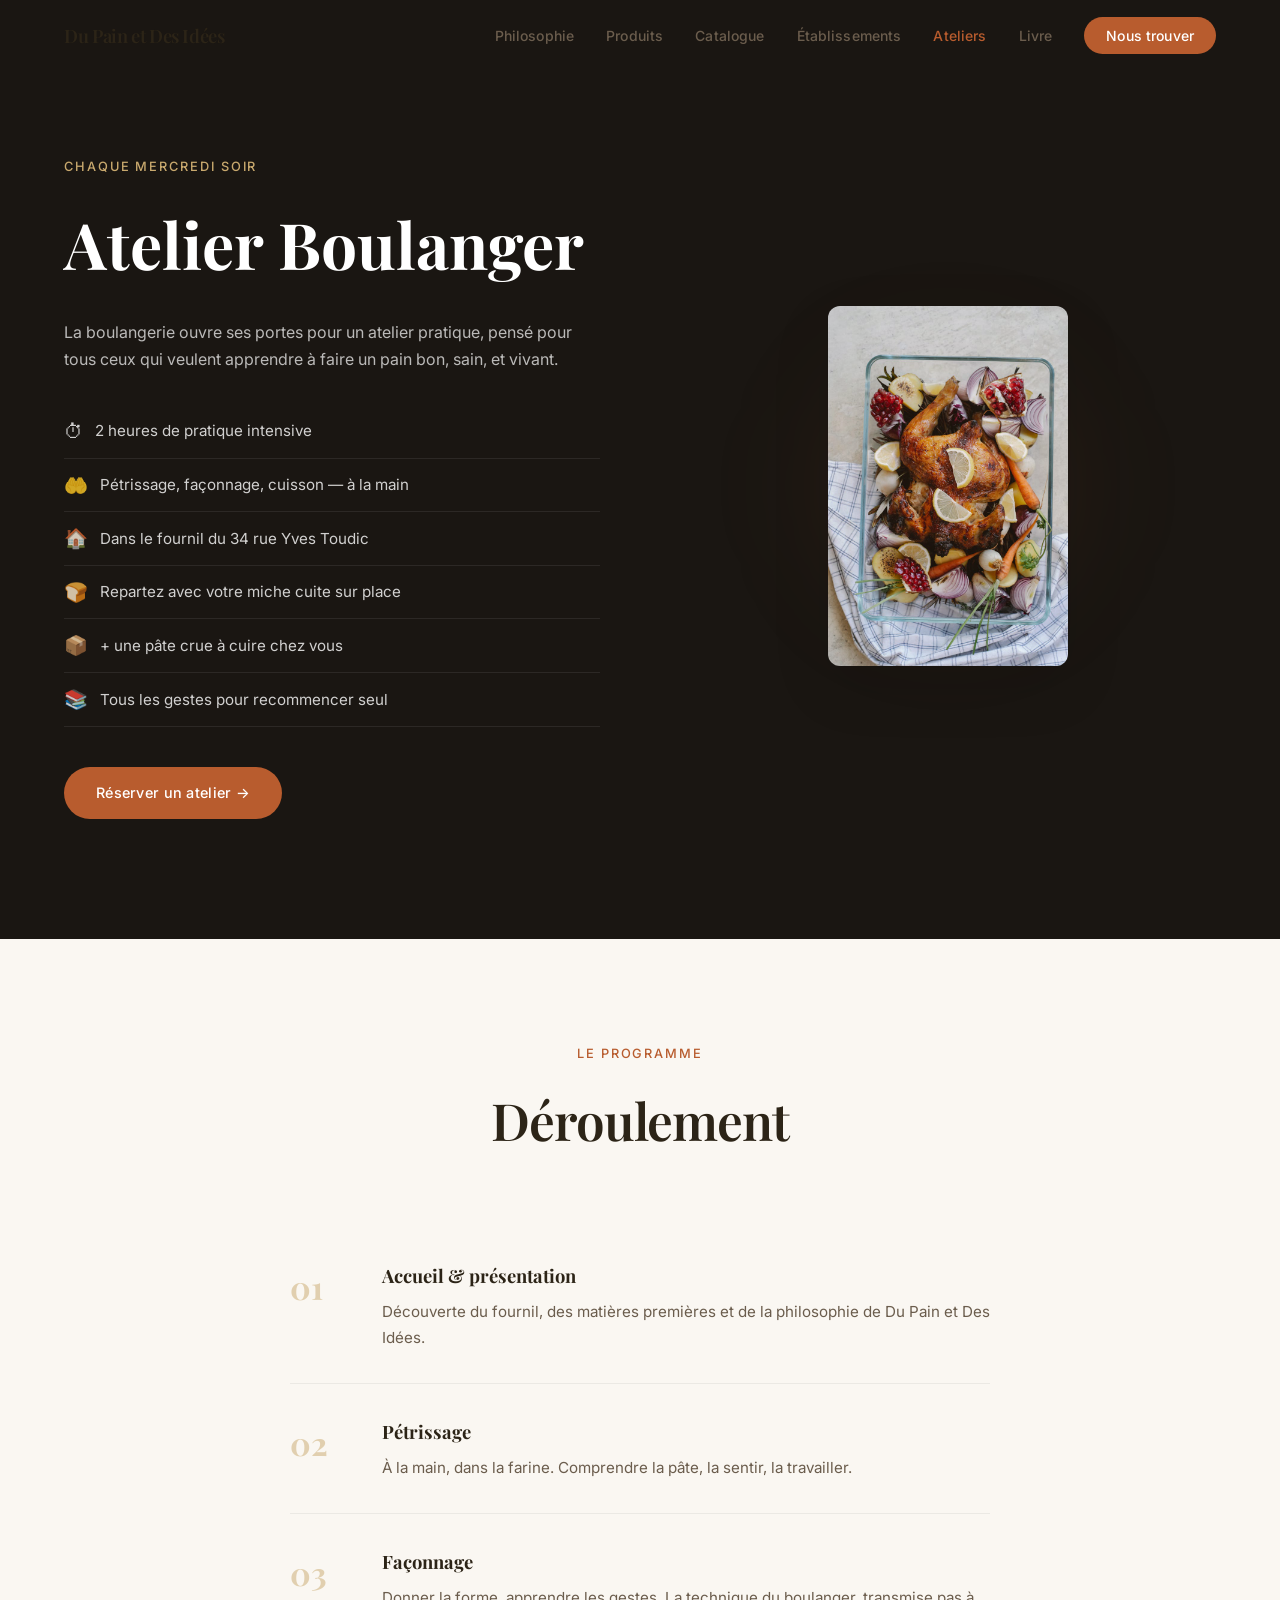
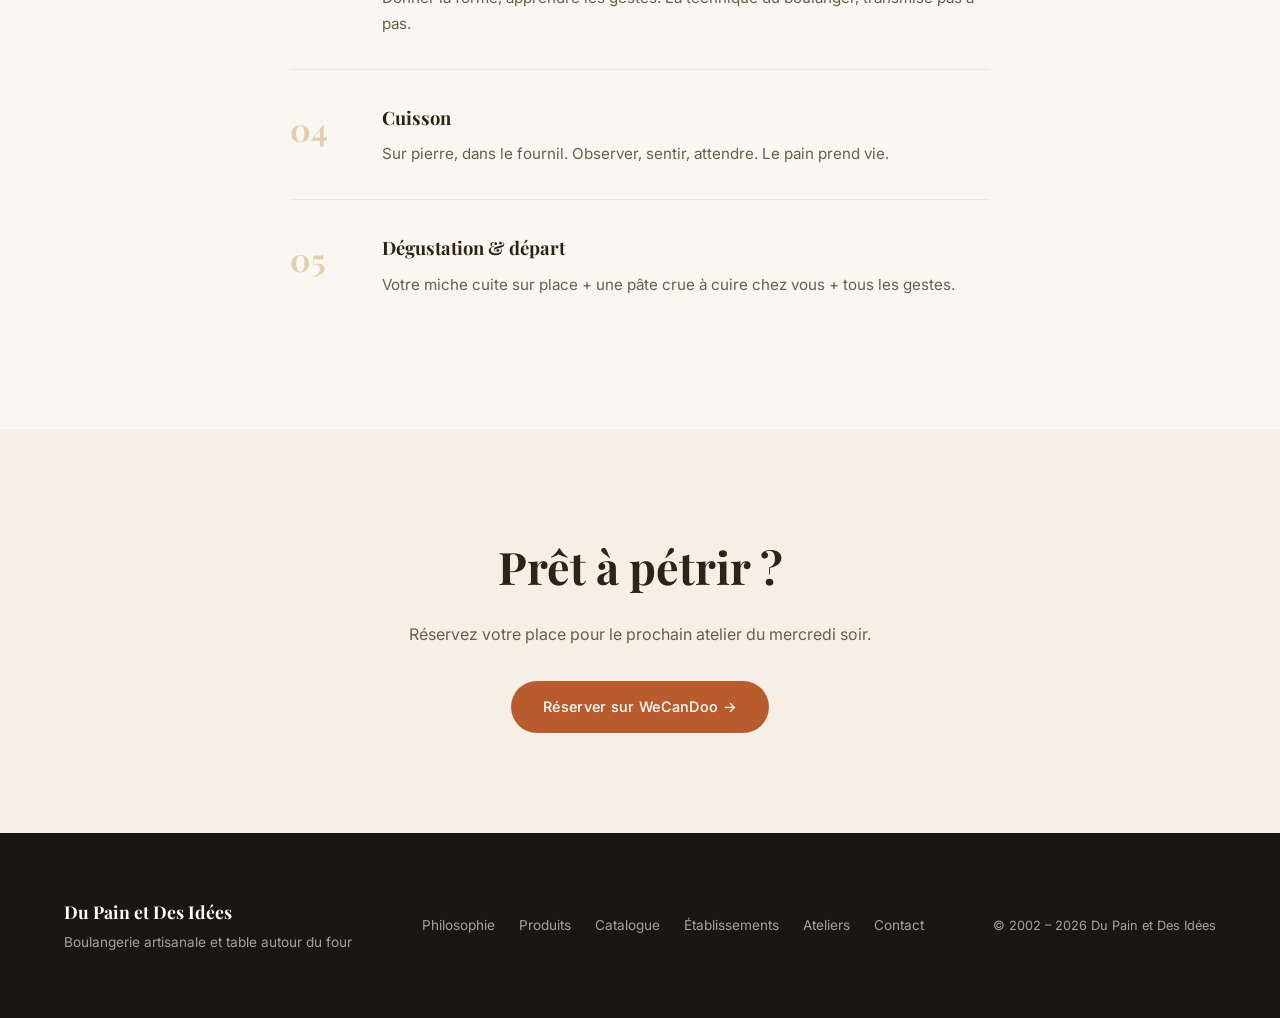
<file: atelier.html>
<!DOCTYPE html>
<html lang="fr">
<head>
  <meta charset="UTF-8">
  <meta name="viewport" content="width=device-width, initial-scale=1.0">
  <title>Ateliers — Du Pain et Des Idées</title>
  <meta name="description" content="Atelier boulanger chaque mercredi soir au 34 rue Yves Toudic, Paris 10e. Apprenez à faire du pain à la main.">
  <link rel="preconnect" href="https://fonts.googleapis.com">
  <link rel="preconnect" href="https://fonts.gstatic.com" crossorigin>
  <link href="https://fonts.googleapis.com/css2?family=Playfair+Display:ital,wght@0,400;0,600;0,700;1,400&family=Inter:wght@300;400;500;600&display=swap" rel="stylesheet">
  <link rel="stylesheet" href="css/style.css">
</head>
<body>

  <div class="loader" id="loader">
    <div class="loader-inner"><div class="loader-wheat">🌾</div><p>Du Pain et Des Idées</p></div>
  </div>

  <nav class="nav scrolled" id="nav">
    <div class="nav-inner">
      <a href="index.html" class="nav-logo">Du Pain et Des Idées</a>
      <button class="nav-toggle" id="navToggle" aria-label="Menu"><span></span><span></span><span></span></button>
      <ul class="nav-links" id="navLinks">
        <li><a href="philosophie.html">Philosophie</a></li>
        <li><a href="produits.html">Produits</a></li>
        <li><a href="catalogue.html">Catalogue</a></li>
        <li><a href="etablissements.html">Établissements</a></li>
        <li><a href="atelier.html" class="active">Ateliers</a></li>
        <li><a href="livre.html">Livre</a></li>
        <li><a href="contact.html" class="nav-cta">Nous trouver</a></li>
      </ul>
    </div>
  </nav>

  <section class="atelier-hero">
    <div class="container">
      <div class="atelier-grid">
        <div class="atelier-text reveal-left">
          <span class="section-tag" style="color:var(--c-gold)">Chaque mercredi soir</span>
          <h1>Atelier Boulanger</h1>
          <p>La boulangerie ouvre ses portes pour un atelier pratique, pensé pour tous ceux qui veulent apprendre à faire un pain bon, sain, et vivant.</p>
          <ul class="atelier-features">
            <li><span>⏱</span> 2 heures de pratique intensive</li>
            <li><span>🤲</span> Pétrissage, façonnage, cuisson — à la main</li>
            <li><span>🏠</span> Dans le fournil du 34 rue Yves Toudic</li>
            <li><span>🍞</span> Repartez avec votre miche cuite sur place</li>
            <li><span>📦</span> + une pâte crue à cuire chez vous</li>
            <li><span>📚</span> Tous les gestes pour recommencer seul</li>
          </ul>
          <a href="https://wecandoo.fr/atelier/paris-christophe-pain-boulanger" class="btn btn-primary" target="_blank" rel="noopener">Réserver un atelier →</a>
        </div>
        <div class="atelier-visual reveal-right">
          <div class="atelier-glow"></div>
          <div class="etab-detail-img" style="border-radius:12px;overflow:hidden;max-width:380px">
            <img src="assets/images/mains-petrissage.jpg" alt="Atelier boulanger — Pétrissage à la main" loading="lazy">
          </div>
        </div>
      </div>
    </div>
  </section>

  <section class="page-section">
    <div class="container">
      <div class="section-header reveal">
        <span class="section-tag">Le programme</span>
        <h2>Déroulement</h2>
      </div>
      <div class="timeline">
        <div class="timeline-item reveal-left">
          <div class="timeline-marker">01</div>
          <div class="timeline-content">
            <h3>Accueil & présentation</h3>
            <p>Découverte du fournil, des matières premières et de la philosophie de Du Pain et Des Idées.</p>
          </div>
        </div>
        <div class="timeline-item reveal-right">
          <div class="timeline-marker">02</div>
          <div class="timeline-content">
            <h3>Pétrissage</h3>
            <p>À la main, dans la farine. Comprendre la pâte, la sentir, la travailler.</p>
          </div>
        </div>
        <div class="timeline-item reveal-left">
          <div class="timeline-marker">03</div>
          <div class="timeline-content">
            <h3>Façonnage</h3>
            <p>Donner la forme, apprendre les gestes. La technique du boulanger, transmise pas à pas.</p>
          </div>
        </div>
        <div class="timeline-item reveal-right">
          <div class="timeline-marker">04</div>
          <div class="timeline-content">
            <h3>Cuisson</h3>
            <p>Sur pierre, dans le fournil. Observer, sentir, attendre. Le pain prend vie.</p>
          </div>
        </div>
        <div class="timeline-item reveal-left">
          <div class="timeline-marker">05</div>
          <div class="timeline-content">
            <h3>Dégustation & départ</h3>
            <p>Votre miche cuite sur place + une pâte crue à cuire chez vous + tous les gestes.</p>
          </div>
        </div>
      </div>
    </div>
  </section>

  <section class="atelier-cta">
    <div class="container">
      <div class="atelier-cta-inner reveal">
        <h2>Prêt à pétrir ?</h2>
        <p>Réservez votre place pour le prochain atelier du mercredi soir.</p>
        <a href="https://wecandoo.fr/atelier/paris-christophe-pain-boulanger" class="btn btn-primary" target="_blank" rel="noopener">Réserver sur WeCanDoo →</a>
      </div>
    </div>
  </section>

  <footer class="footer">
    <div class="container">
      <div class="footer-inner">
        <div class="footer-brand"><h3>Du Pain et Des Idées</h3><p>Boulangerie artisanale et table autour du four</p></div>
        <div class="footer-links">
          <a href="philosophie.html">Philosophie</a><a href="produits.html">Produits</a><a href="catalogue.html">Catalogue</a><a href="etablissements.html">Établissements</a><a href="atelier.html">Ateliers</a><a href="contact.html">Contact</a>
        </div>
        <div class="footer-copy"><p>© 2002 – 2026 Du Pain et Des Idées</p></div>
      </div>
    </div>
  </footer>

  <script src="js/main.js"></script>
</body>
</html>
</file>
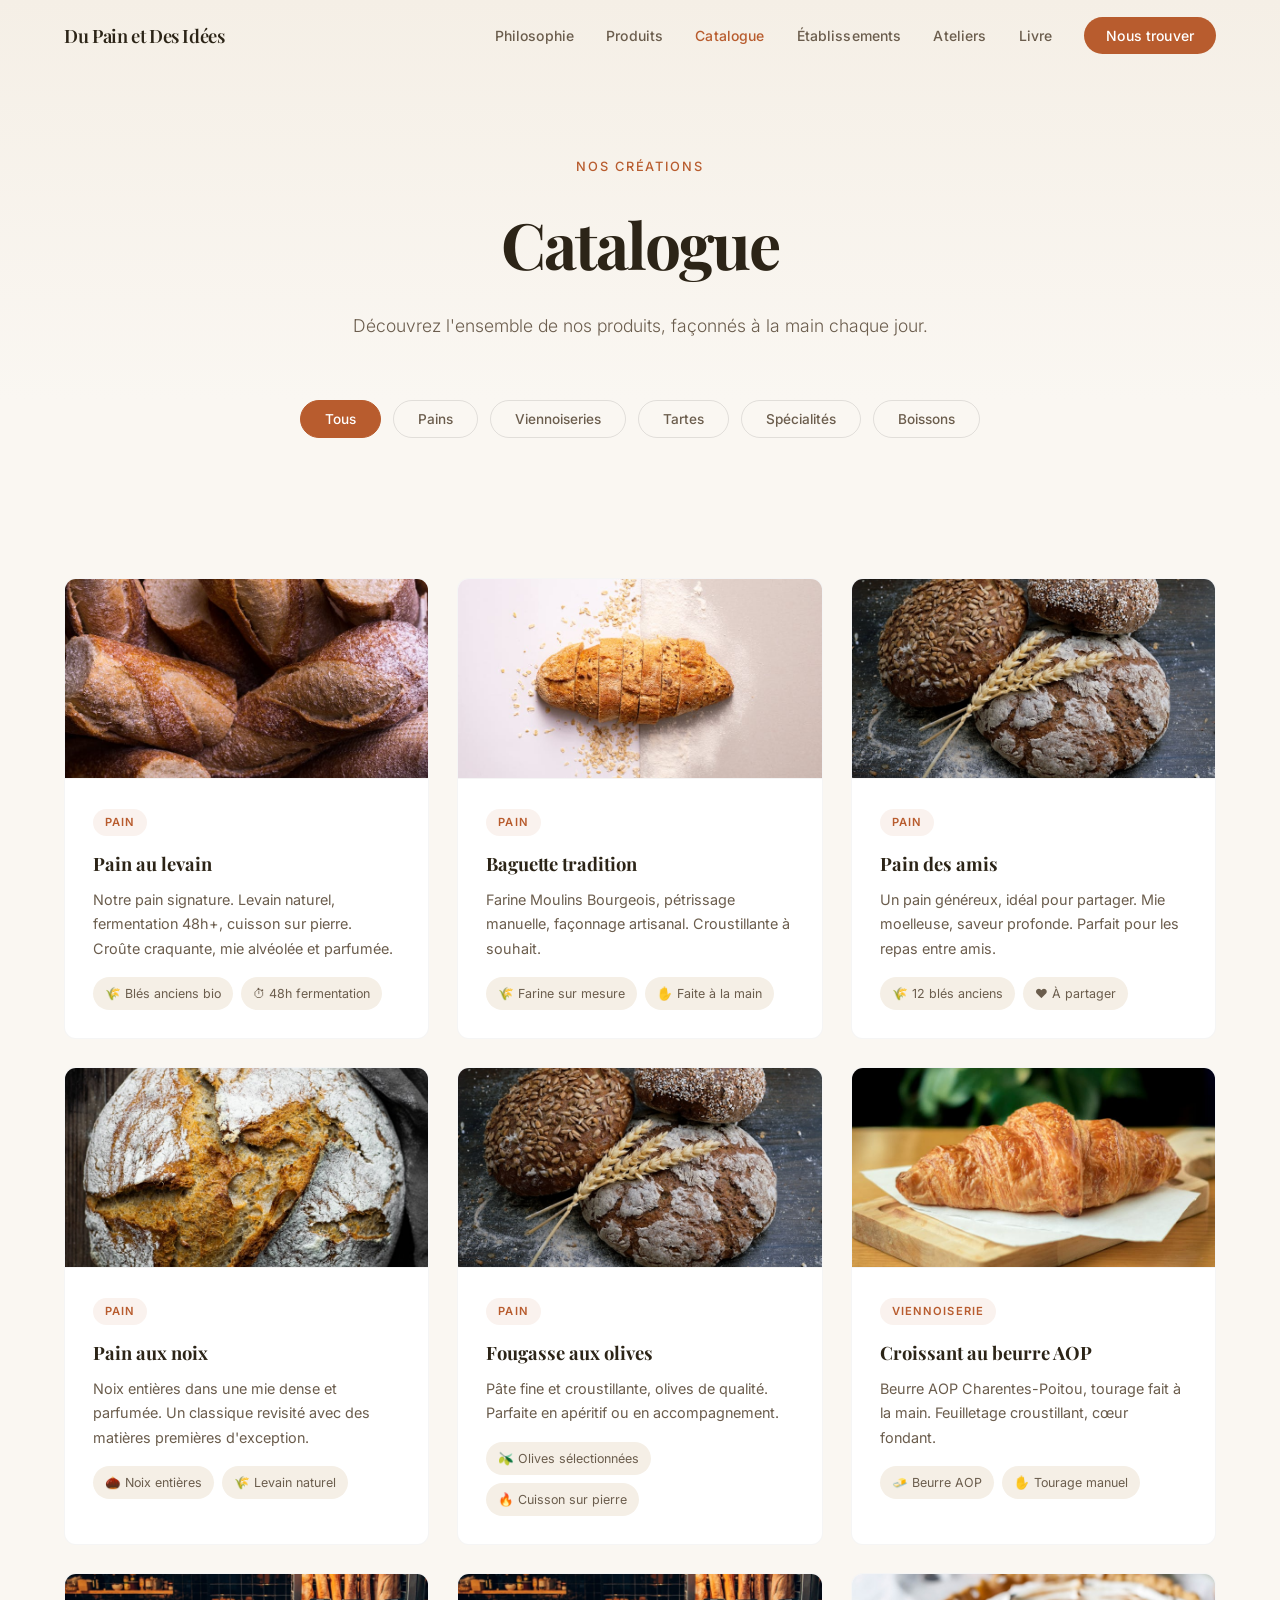
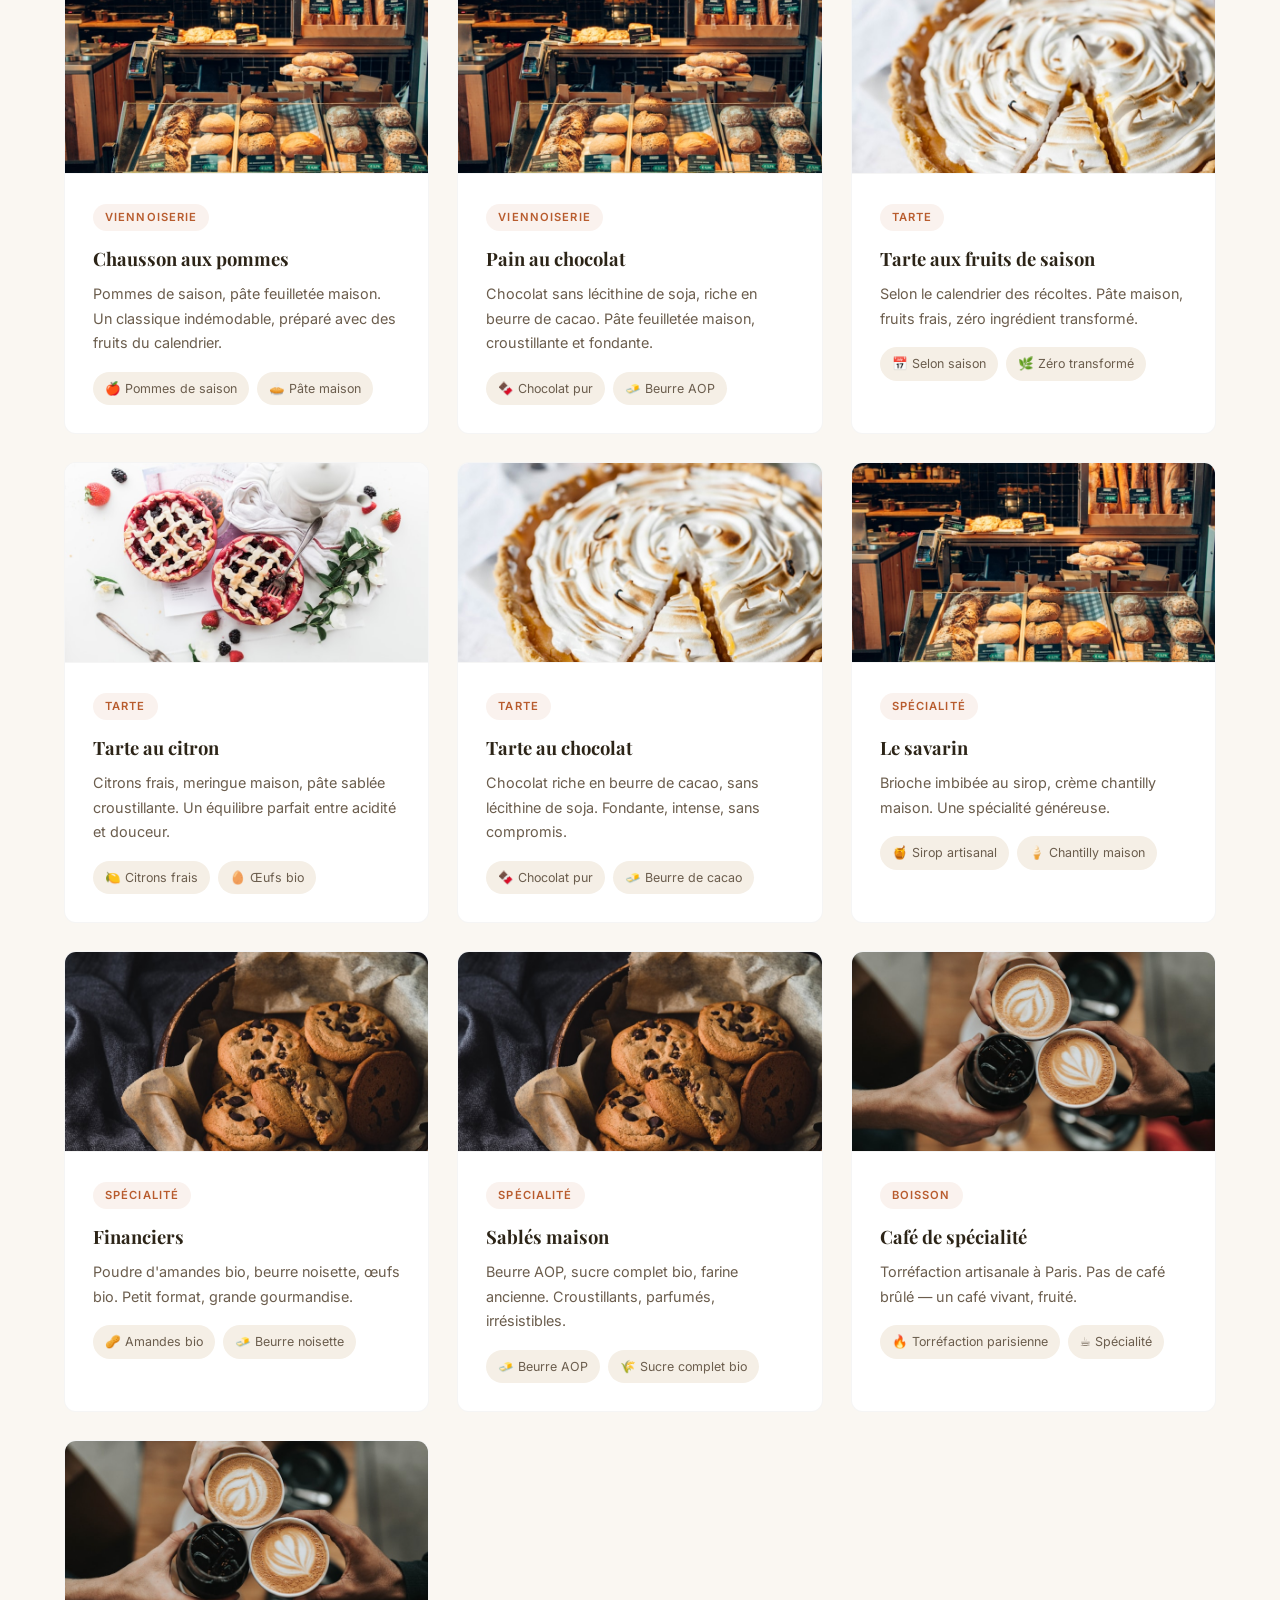
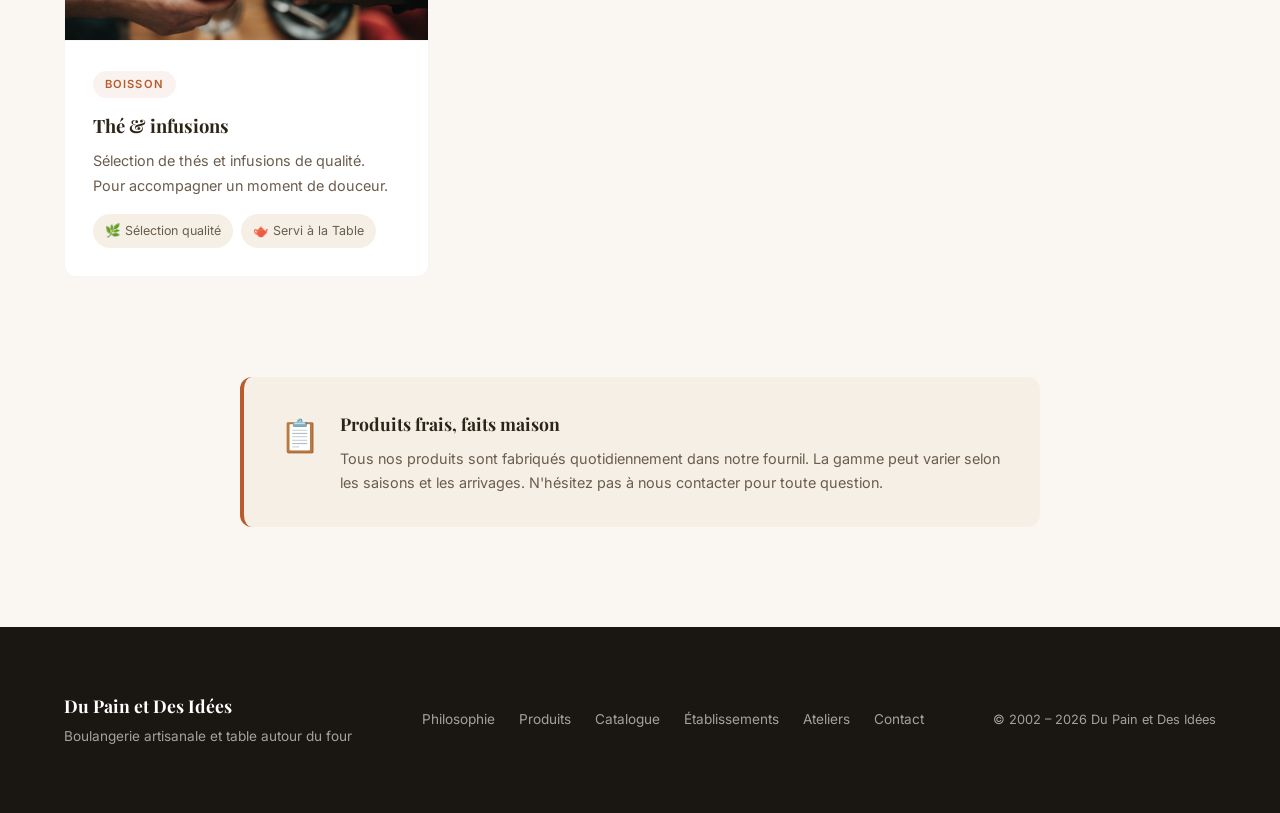
<file: catalogue.html>
<!DOCTYPE html>
<html lang="fr">
<head>
  <meta charset="UTF-8">
  <meta name="viewport" content="width=device-width, initial-scale=1.0">
  <title>Catalogue — Du Pain et Des Idées</title>
  <meta name="description" content="Catalogue complet des produits Du Pain et Des Idées : pains, viennoiseries, tartes, café de spécialité. Tout fait à la main, matières premières biologiques.">
  <link rel="preconnect" href="https://fonts.googleapis.com">
  <link rel="preconnect" href="https://fonts.gstatic.com" crossorigin>
  <link href="https://fonts.googleapis.com/css2?family=Playfair+Display:ital,wght@0,400;0,600;0,700;1,400&family=Inter:wght@300;400;500;600&display=swap" rel="stylesheet">
  <link rel="stylesheet" href="css/style.css">
</head>
<body>

  <div class="loader" id="loader">
    <div class="loader-inner"><div class="loader-wheat">🌾</div><p>Du Pain et Des Idées</p></div>
  </div>

  <nav class="nav scrolled" id="nav">
    <div class="nav-inner">
      <a href="index.html" class="nav-logo">Du Pain et Des Idées</a>
      <button class="nav-toggle" id="navToggle" aria-label="Menu"><span></span><span></span><span></span></button>
      <ul class="nav-links" id="navLinks">
        <li><a href="philosophie.html">Philosophie</a></li>
        <li><a href="produits.html">Produits</a></li>
        <li><a href="catalogue.html" class="active">Catalogue</a></li>
        <li><a href="etablissements.html">Établissements</a></li>
        <li><a href="atelier.html">Ateliers</a></li>
        <li><a href="livre.html">Livre</a></li>
        <li><a href="contact.html" class="nav-cta">Nous trouver</a></li>
      </ul>
    </div>
  </nav>

  <section class="page-header">
    <div class="container">
      <span class="section-tag reveal">Nos créations</span>
      <h1 class="reveal">Catalogue</h1>
      <p class="page-header-sub reveal">Découvrez l'ensemble de nos produits, façonnés à la main chaque jour.</p>
    </div>
  </section>

  <!-- Filtres -->
  <section class="catalogue-filters">
    <div class="container">
      <div class="filters-bar reveal">
        <button class="filter-btn active" data-filter="all">Tous</button>
        <button class="filter-btn" data-filter="pains">Pains</button>
        <button class="filter-btn" data-filter="viennoiseries">Viennoiseries</button>
        <button class="filter-btn" data-filter="tartes">Tartes</button>
        <button class="filter-btn" data-filter="specialites">Spécialités</button>
        <button class="filter-btn" data-filter="boissons">Boissons</button>
      </div>
    </div>
  </section>

  <!-- Catalogue Grid -->
  <section class="page-section">
    <div class="container">
      <div class="catalogue-grid">

        <div class="catalogue-card reveal-up" data-category="pains" data-delay="0">
          <div class="catalogue-img"><img src="assets/images/pain-levain.jpg" alt="Pain au levain" loading="lazy"></div>
          <div class="catalogue-body">
            <div class="catalogue-tag">Pain</div>
            <h3>Pain au levain</h3>
            <p>Notre pain signature. Levain naturel, fermentation 48h+, cuisson sur pierre. Croûte craquante, mie alvéolée et parfumée.</p>
            <div class="catalogue-details">
              <span>🌾 Blés anciens bio</span>
              <span>⏱ 48h fermentation</span>
            </div>
          </div>
        </div>

        <div class="catalogue-card reveal-up" data-category="pains" data-delay="50">
          <div class="catalogue-img"><img src="assets/images/baguette.jpg" alt="Baguette tradition" loading="lazy"></div>
          <div class="catalogue-body">
            <div class="catalogue-tag">Pain</div>
            <h3>Baguette tradition</h3>
            <p>Farine Moulins Bourgeois, pétrissage manuelle, façonnage artisanal. Croustillante à souhait.</p>
            <div class="catalogue-details">
              <span>🌾 Farine sur mesure</span>
              <span>✋ Faite à la main</span>
            </div>
          </div>
        </div>

        <div class="catalogue-card reveal-up" data-category="pains" data-delay="100">
          <div class="catalogue-img"><img src="assets/images/bread-artisan.jpg" alt="Pain des amis" loading="lazy"></div>
          <div class="catalogue-body">
            <div class="catalogue-tag">Pain</div>
            <h3>Pain des amis</h3>
            <p>Un pain généreux, idéal pour partager. Mie moelleuse, saveur profonde. Parfait pour les repas entre amis.</p>
            <div class="catalogue-details">
              <span>🌾 12 blés anciens</span>
              <span>❤️ À partager</span>
            </div>
          </div>
        </div>

        <div class="catalogue-card reveal-up" data-category="pains" data-delay="150">
          <div class="catalogue-img"><img src="assets/images/sourdough-closeup.jpg" alt="Pain aux noix" loading="lazy"></div>
          <div class="catalogue-body">
            <div class="catalogue-tag">Pain</div>
            <h3>Pain aux noix</h3>
            <p>Noix entières dans une mie dense et parfumée. Un classique revisité avec des matières premières d'exception.</p>
            <div class="catalogue-details">
              <span>🌰 Noix entières</span>
              <span>🌾 Levain naturel</span>
            </div>
          </div>
        </div>

        <div class="catalogue-card reveal-up" data-category="pains" data-delay="200">
          <div class="catalogue-img"><img src="assets/images/bread-artisan.jpg" alt="Fougasse aux olives" loading="lazy"></div>
          <div class="catalogue-body">
            <div class="catalogue-tag">Pain</div>
            <h3>Fougasse aux olives</h3>
            <p>Pâte fine et croustillante, olives de qualité. Parfaite en apéritif ou en accompagnement.</p>
            <div class="catalogue-details">
              <span>🫒 Olives sélectionnées</span>
              <span>🔥 Cuisson sur pierre</span>
            </div>
          </div>
        </div>

        <div class="catalogue-card reveal-up" data-category="viennoiseries" data-delay="0">
          <div class="catalogue-img"><img src="assets/images/croissant.jpg" alt="Croissant au beurre AOP" loading="lazy"></div>
          <div class="catalogue-body">
            <div class="catalogue-tag">Viennoiserie</div>
            <h3>Croissant au beurre AOP</h3>
            <p>Beurre AOP Charentes-Poitou, tourage fait à la main. Feuilletage croustillant, cœur fondant.</p>
            <div class="catalogue-details">
              <span>🧈 Beurre AOP</span>
              <span>✋ Tourage manuel</span>
            </div>
          </div>
        </div>

        <div class="catalogue-card reveal-up" data-category="viennoiseries" data-delay="50">
          <div class="catalogue-img"><img src="assets/images/viennoiseries.jpg" alt="Chausson aux pommes" loading="lazy"></div>
          <div class="catalogue-body">
            <div class="catalogue-tag">Viennoiserie</div>
            <h3>Chausson aux pommes</h3>
            <p>Pommes de saison, pâte feuilletée maison. Un classique indémodable, préparé avec des fruits du calendrier.</p>
            <div class="catalogue-details">
              <span>🍎 Pommes de saison</span>
              <span>🥧 Pâte maison</span>
            </div>
          </div>
        </div>

        <div class="catalogue-card reveal-up" data-category="viennoiseries" data-delay="100">
          <div class="catalogue-img"><img src="assets/images/viennoiseries.jpg" alt="Pain au chocolat" loading="lazy"></div>
          <div class="catalogue-body">
            <div class="catalogue-tag">Viennoiserie</div>
            <h3>Pain au chocolat</h3>
            <p>Chocolat sans lécithine de soja, riche en beurre de cacao. Pâte feuilletée maison, croustillante et fondante.</p>
            <div class="catalogue-details">
              <span>🍫 Chocolat pur</span>
              <span>🧈 Beurre AOP</span>
            </div>
          </div>
        </div>

        <div class="catalogue-card reveal-up" data-category="tartes" data-delay="0">
          <div class="catalogue-img"><img src="assets/images/tarte-fruits.jpg" alt="Tarte aux fruits de saison" loading="lazy"></div>
          <div class="catalogue-body">
            <div class="catalogue-tag">Tarte</div>
            <h3>Tarte aux fruits de saison</h3>
            <p>Selon le calendrier des récoltes. Pâte maison, fruits frais, zéro ingrédient transformé.</p>
            <div class="catalogue-details">
              <span>📅 Selon saison</span>
              <span>🌿 Zéro transformé</span>
            </div>
          </div>
        </div>

        <div class="catalogue-card reveal-up" data-category="tartes" data-delay="50">
          <div class="catalogue-img"><img src="assets/images/tarte-citron.jpg" alt="Tarte au citron" loading="lazy"></div>
          <div class="catalogue-body">
            <div class="catalogue-tag">Tarte</div>
            <h3>Tarte au citron</h3>
            <p>Citrons frais, meringue maison, pâte sablée croustillante. Un équilibre parfait entre acidité et douceur.</p>
            <div class="catalogue-details">
              <span>🍋 Citrons frais</span>
              <span>🥚 Œufs bio</span>
            </div>
          </div>
        </div>

        <div class="catalogue-card reveal-up" data-category="tartes" data-delay="100">
          <div class="catalogue-img"><img src="assets/images/tarte-fruits.jpg" alt="Tarte au chocolat" loading="lazy"></div>
          <div class="catalogue-body">
            <div class="catalogue-tag">Tarte</div>
            <h3>Tarte au chocolat</h3>
            <p>Chocolat riche en beurre de cacao, sans lécithine de soja. Fondante, intense, sans compromis.</p>
            <div class="catalogue-details">
              <span>🍫 Chocolat pur</span>
              <span>🧈 Beurre de cacao</span>
            </div>
          </div>
        </div>

        <div class="catalogue-card reveal-up" data-category="specialites" data-delay="0">
          <div class="catalogue-img"><img src="assets/images/viennoiseries.jpg" alt="Le savarin" loading="lazy"></div>
          <div class="catalogue-body">
            <div class="catalogue-tag">Spécialité</div>
            <h3>Le savarin</h3>
            <p>Brioche imbibée au sirop, crème chantilly maison. Une spécialité généreuse.</p>
            <div class="catalogue-details">
              <span>🍯 Sirop artisanal</span>
              <span>🍦 Chantilly maison</span>
            </div>
          </div>
        </div>

        <div class="catalogue-card reveal-up" data-category="specialites" data-delay="50">
          <div class="catalogue-img"><img src="assets/images/sablés.jpg" alt="Financiers" loading="lazy"></div>
          <div class="catalogue-body">
            <div class="catalogue-tag">Spécialité</div>
            <h3>Financiers</h3>
            <p>Poudre d'amandes bio, beurre noisette, œufs bio. Petit format, grande gourmandise.</p>
            <div class="catalogue-details">
              <span>🥜 Amandes bio</span>
              <span>🧈 Beurre noisette</span>
            </div>
          </div>
        </div>

        <div class="catalogue-card reveal-up" data-category="specialites" data-delay="100">
          <div class="catalogue-img"><img src="assets/images/sablés.jpg" alt="Sablés maison" loading="lazy"></div>
          <div class="catalogue-body">
            <div class="catalogue-tag">Spécialité</div>
            <h3>Sablés maison</h3>
            <p>Beurre AOP, sucre complet bio, farine ancienne. Croustillants, parfumés, irrésistibles.</p>
            <div class="catalogue-details">
              <span>🧈 Beurre AOP</span>
              <span>🌾 Sucre complet bio</span>
            </div>
          </div>
        </div>

        <div class="catalogue-card reveal-up" data-category="boissons" data-delay="0">
          <div class="catalogue-img"><img src="assets/images/cafe-specialite.jpg" alt="Café de spécialité" loading="lazy"></div>
          <div class="catalogue-body">
            <div class="catalogue-tag">Boisson</div>
            <h3>Café de spécialité</h3>
            <p>Torréfaction artisanale à Paris. Pas de café brûlé — un café vivant, fruité.</p>
            <div class="catalogue-details">
              <span>🔥 Torréfaction parisienne</span>
              <span>☕ Spécialité</span>
            </div>
          </div>
        </div>

        <div class="catalogue-card reveal-up" data-category="boissons" data-delay="50">
          <div class="catalogue-img"><img src="assets/images/cafe-specialite.jpg" alt="Thé & infusions" loading="lazy"></div>
          <div class="catalogue-body">
            <div class="catalogue-tag">Boisson</div>
            <h3>Thé & infusions</h3>
            <p>Sélection de thés et infusions de qualité. Pour accompagner un moment de douceur.</p>
            <div class="catalogue-details">
              <span>🌿 Sélection qualité</span>
              <span>🫖 Servi à la Table</span>
            </div>
          </div>
        </div>

      </div>
    </div>
  </section>

  <section class="catalogue-note">
    <div class="container">
      <div class="catalogue-note-inner reveal">
        <span>📋</span>
        <div>
          <h3>Produits frais, faits maison</h3>
          <p>Tous nos produits sont fabriqués quotidiennement dans notre fournil. La gamme peut varier selon les saisons et les arrivages. N'hésitez pas à nous contacter pour toute question.</p>
        </div>
      </div>
    </div>
  </section>

  <footer class="footer">
    <div class="container">
      <div class="footer-inner">
        <div class="footer-brand"><h3>Du Pain et Des Idées</h3><p>Boulangerie artisanale et table autour du four</p></div>
        <div class="footer-links">
          <a href="philosophie.html">Philosophie</a><a href="produits.html">Produits</a><a href="catalogue.html">Catalogue</a><a href="etablissements.html">Établissements</a><a href="atelier.html">Ateliers</a><a href="contact.html">Contact</a>
        </div>
        <div class="footer-copy"><p>© 2002 – 2026 Du Pain et Des Idées</p></div>
      </div>
    </div>
  </footer>

  <script src="js/main.js"></script>
  <script>
    document.querySelectorAll('.filter-btn').forEach(btn => {
      btn.addEventListener('click', () => {
        document.querySelectorAll('.filter-btn').forEach(b => b.classList.remove('active'));
        btn.classList.add('active');
        const filter = btn.dataset.filter;
        document.querySelectorAll('.catalogue-card').forEach(card => {
          if (filter === 'all' || card.dataset.category === filter) {
            card.style.display = '';
            setTimeout(() => card.style.opacity = '1', 10);
          } else {
            card.style.opacity = '0';
            setTimeout(() => card.style.display = 'none', 300);
          }
        });
      });
    });
  </script>
</body>
</html>
</file>
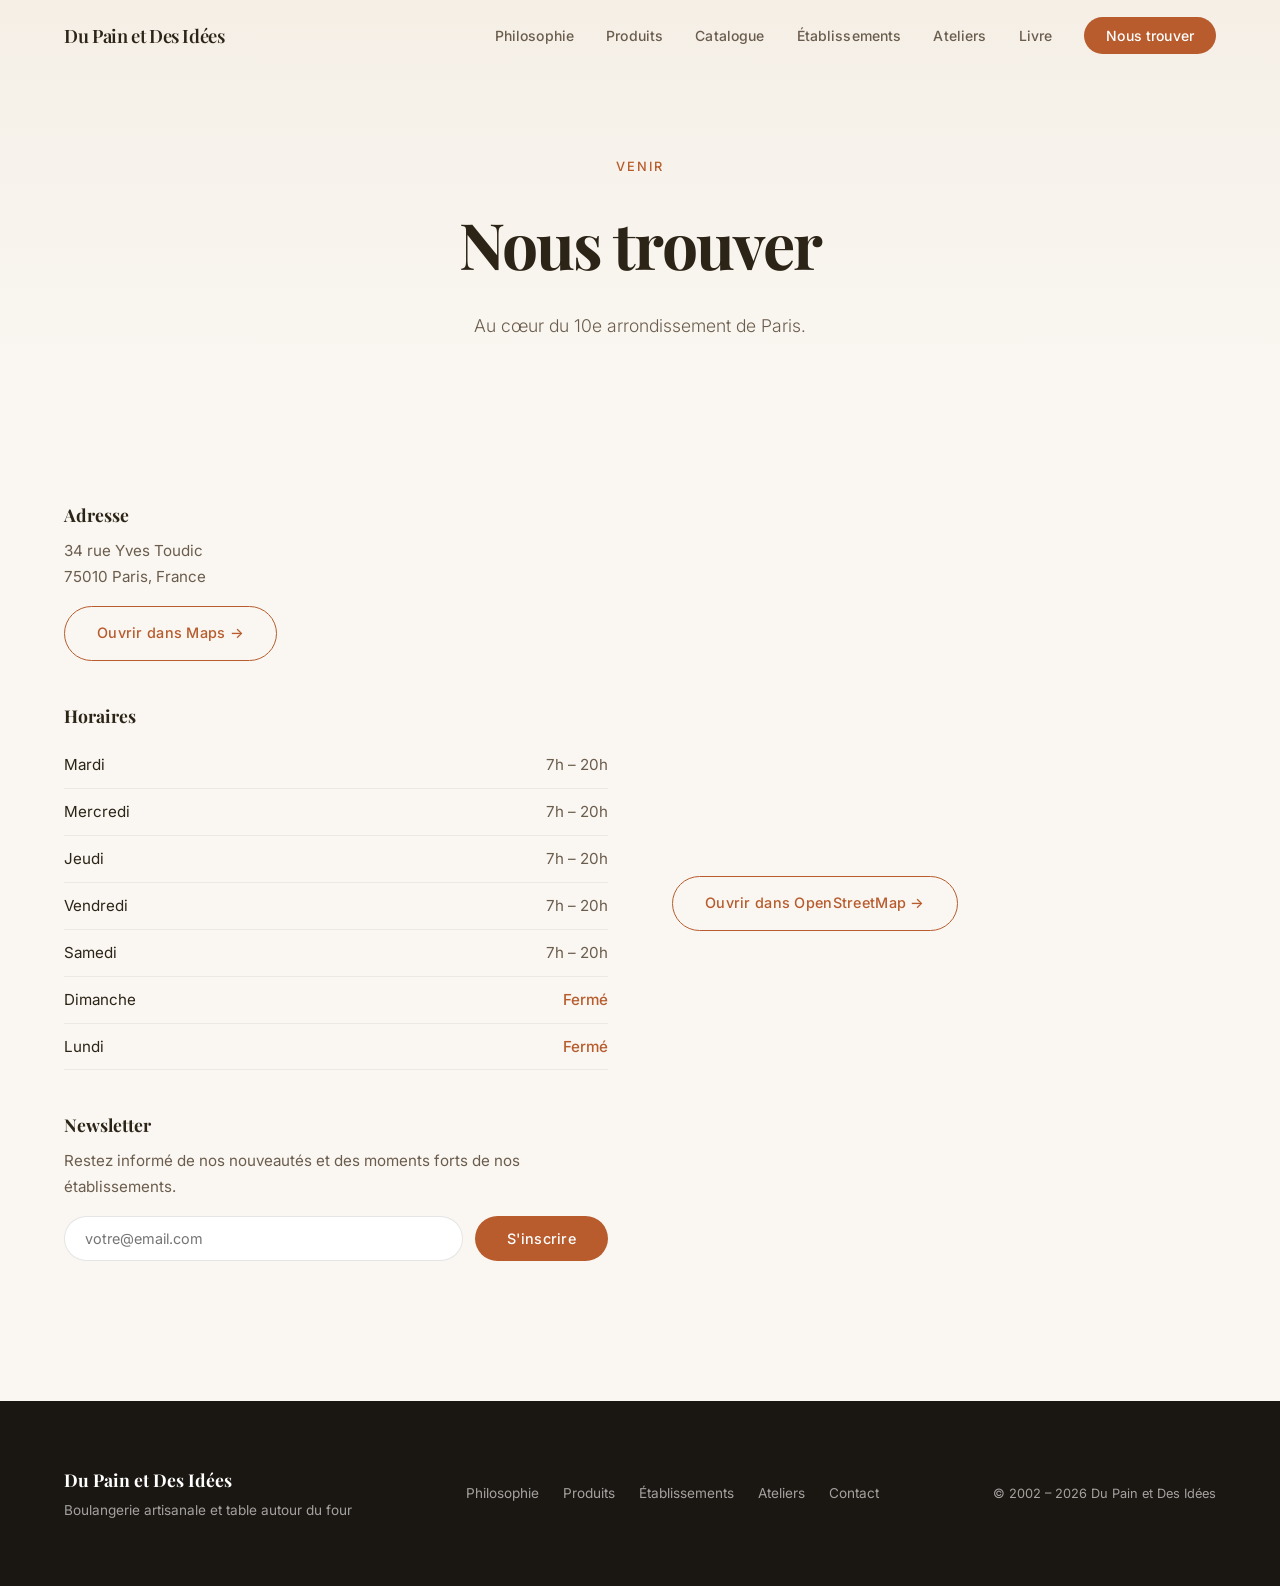
<file: contact.html>
<!DOCTYPE html>
<html lang="fr">
<head>
  <meta charset="UTF-8">
  <meta name="viewport" content="width=device-width, initial-scale=1.0">
  <title>Contact — Du Pain et Des Idées</title>
  <meta name="description" content="Trouvez Du Pain et Des Idées au 34 rue Yves Toudic, Paris 10e. Horaires, adresse, newsletter et plan d'accès.">
  <link rel="preconnect" href="https://fonts.googleapis.com">
  <link rel="preconnect" href="https://fonts.gstatic.com" crossorigin>
  <link href="https://fonts.googleapis.com/css2?family=Playfair+Display:ital,wght@0,400;0,600;0,700;1,400&family=Inter:wght@300;400;500;600&display=swap" rel="stylesheet">
  <link rel="stylesheet" href="css/style.css">
</head>
<body>

  <div class="loader" id="loader">
    <div class="loader-inner"><div class="loader-wheat">🌾</div><p>Du Pain et Des Idées</p></div>
  </div>

  <nav class="nav scrolled" id="nav">
    <div class="nav-inner">
      <a href="index.html" class="nav-logo">Du Pain et Des Idées</a>
      <button class="nav-toggle" id="navToggle" aria-label="Menu"><span></span><span></span><span></span></button>
      <ul class="nav-links" id="navLinks">
        <li><a href="philosophie.html">Philosophie</a></li>
        <li><a href="produits.html">Produits</a></li>
        <li><a href="catalogue.html">Catalogue</a></li>
        <li><a href="etablissements.html">Établissements</a></li>
        <li><a href="atelier.html">Ateliers</a></li>
        <li><a href="livre.html">Livre</a></li>
        <li><a href="contact.html" class="nav-cta active">Nous trouver</a></li>
      </ul>
    </div>
  </nav>

  <section class="page-header">
    <div class="container">
      <span class="section-tag reveal">Venir</span>
      <h1 class="reveal">Nous trouver</h1>
      <p class="page-header-sub reveal">Au cœur du 10e arrondissement de Paris.</p>
    </div>
  </section>

  <section class="page-section">
    <div class="container">
      <div class="contact-grid">
        <div class="contact-info reveal-left">
          <div class="contact-item">
            <h3>Adresse</h3>
            <p>34 rue Yves Toudic<br>75010 Paris, France</p>
            <a href="https://maps.google.com/?q=34+rue+Yves+Toudic+75010+Paris" target="_blank" rel="noopener" class="btn btn-outline" style="margin-top:16px">Ouvrir dans Maps →</a>
          </div>
          <div class="contact-item">
            <h3>Horaires</h3>
            <div class="horaires-grid">
              <div class="horaire">
                <span class="jour">Mardi</span>
                <span class="heures">7h – 20h</span>
              </div>
              <div class="horaire">
                <span class="jour">Mercredi</span>
                <span class="heures">7h – 20h</span>
              </div>
              <div class="horaire">
                <span class="jour">Jeudi</span>
                <span class="heures">7h – 20h</span>
              </div>
              <div class="horaire">
                <span class="jour">Vendredi</span>
                <span class="heures">7h – 20h</span>
              </div>
              <div class="horaire">
                <span class="jour">Samedi</span>
                <span class="heures">7h – 20h</span>
              </div>
              <div class="horaire ferme">
                <span class="jour">Dimanche</span>
                <span class="heures">Fermé</span>
              </div>
              <div class="horaire ferme">
                <span class="jour">Lundi</span>
                <span class="heures">Fermé</span>
              </div>
            </div>
          </div>
          <div class="contact-item">
            <h3>Newsletter</h3>
            <p>Restez informé de nos nouveautés et des moments forts de nos établissements.</p>
            <form class="newsletter-form" onsubmit="event.preventDefault(); this.classList.add('submitted');">
              <input type="email" placeholder="votre@email.com" required>
              <button type="submit" class="btn btn-primary">S'inscrire</button>
            </form>
          </div>
        </div>
        <div class="contact-map reveal-right">
          <iframe
            src="https://www.openstreetmap.org/export/embed.html?bbox=2.3570%2C48.8700%2C2.3640%2C48.8740&layer=mapnik&marker=48.8720%2C2.3605"
            class="map-embed"
            loading="lazy"
            title="Carte — 34 rue Yves Toudic, Paris 10e"
            allowfullscreen>
          </iframe>
          <a href="https://www.openstreetmap.org/?mlat=48.8720&mlon=2.3605#map=17/48.8720/2.3605" target="_blank" rel="noopener" class="btn btn-outline map-link">Ouvrir dans OpenStreetMap →</a>
        </div>
      </div>
    </div>
  </section>

  <footer class="footer">
    <div class="container">
      <div class="footer-inner">
        <div class="footer-brand"><h3>Du Pain et Des Idées</h3><p>Boulangerie artisanale et table autour du four</p></div>
        <div class="footer-links">
          <a href="philosophie.html">Philosophie</a><a href="produits.html">Produits</a><a href="etablissements.html">Établissements</a><a href="atelier.html">Ateliers</a><a href="contact.html">Contact</a>
        </div>
        <div class="footer-copy"><p>© 2002 – 2026 Du Pain et Des Idées</p></div>
      </div>
    </div>
  </footer>

  <script src="js/main.js"></script>
</body>
</html>
</file>
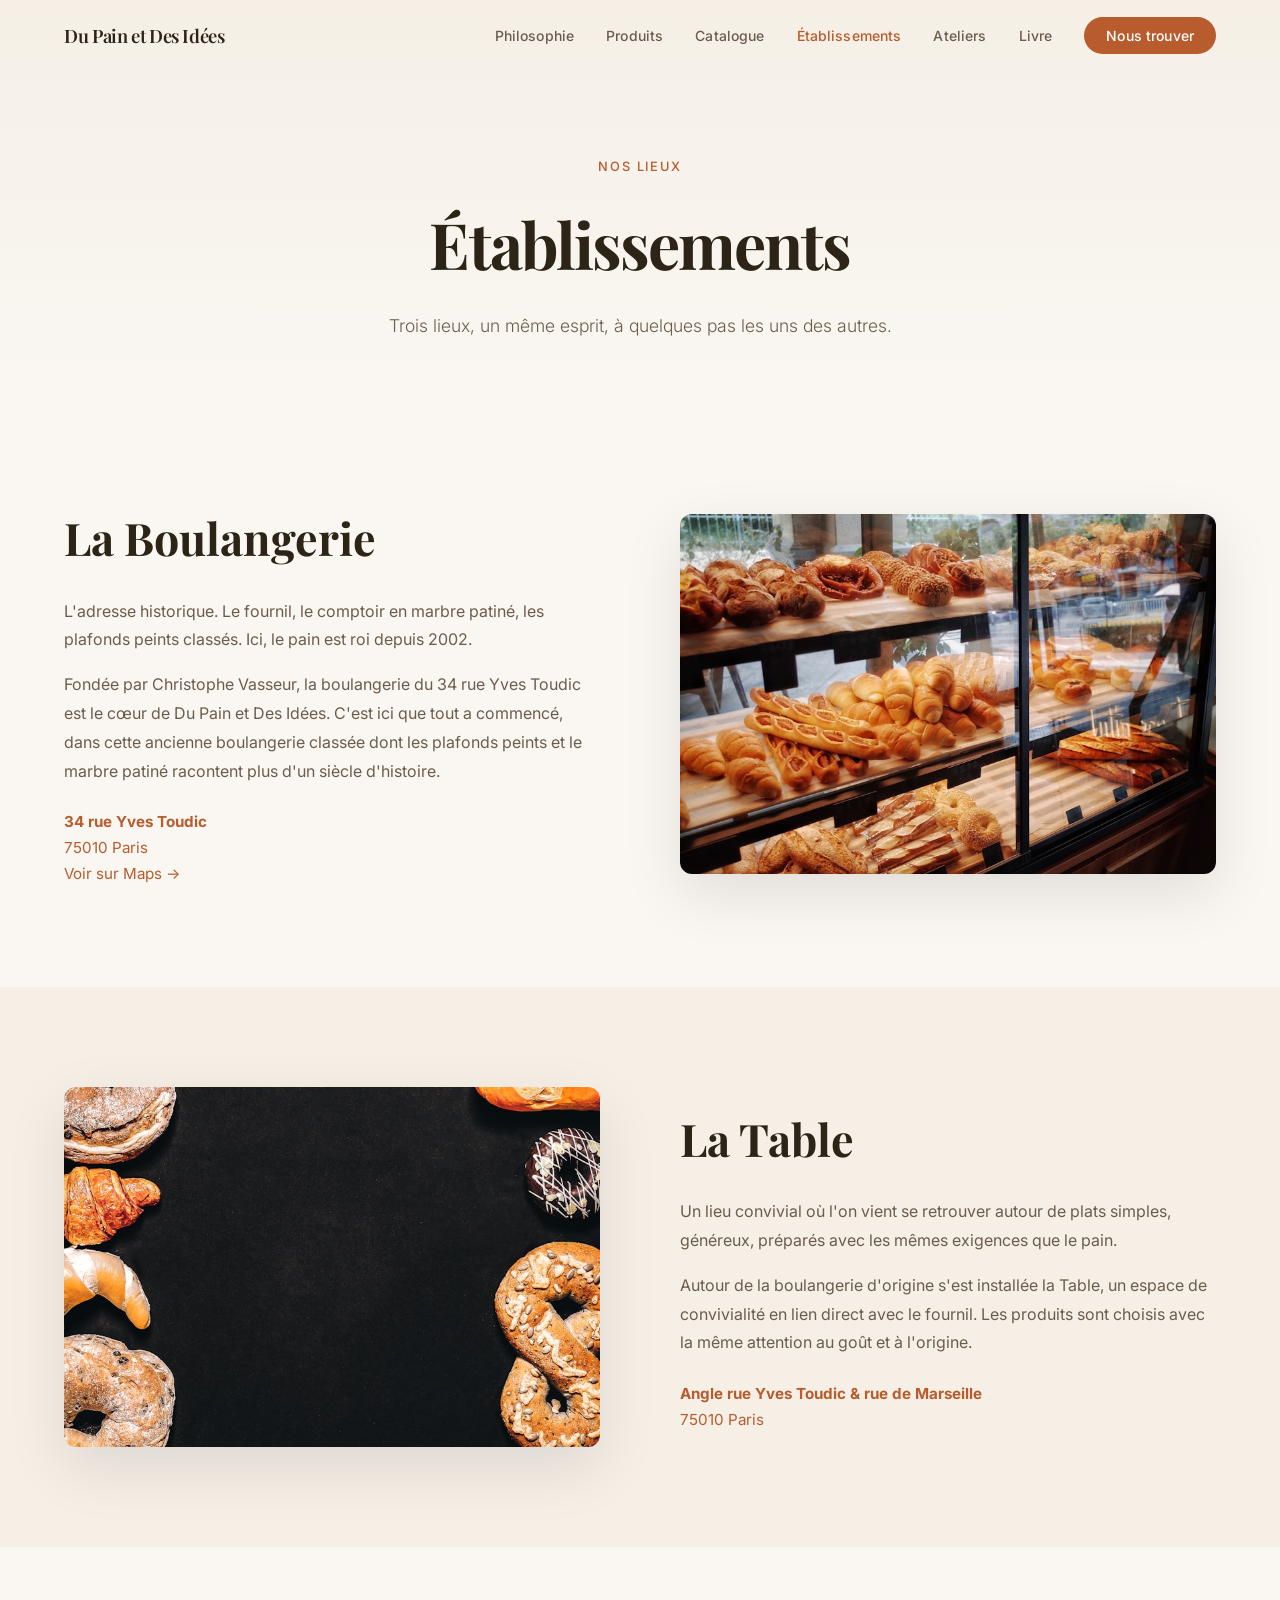
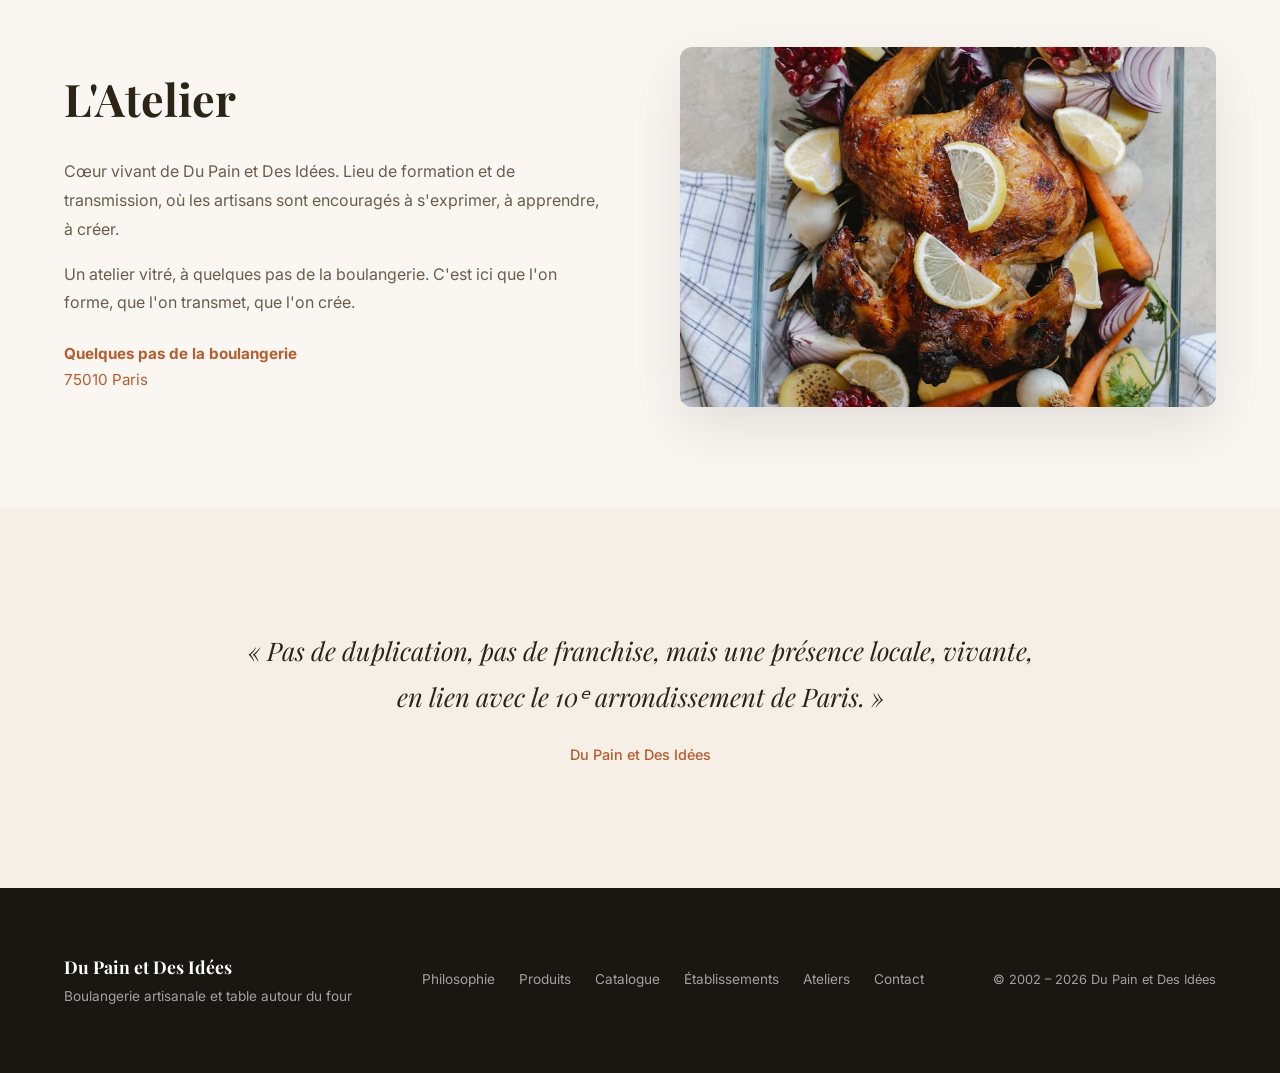
<file: etablissements.html>
<!DOCTYPE html>
<html lang="fr">
<head>
  <meta charset="UTF-8">
  <meta name="viewport" content="width=device-width, initial-scale=1.0">
  <title>Établissements — Du Pain et Des Idées</title>
  <meta name="description" content="La Boulangerie, La Table et L'Atelier — trois lieux au cœur du 10e arrondissement de Paris.">
  <link rel="preconnect" href="https://fonts.googleapis.com">
  <link rel="preconnect" href="https://fonts.gstatic.com" crossorigin>
  <link href="https://fonts.googleapis.com/css2?family=Playfair+Display:ital,wght@0,400;0,600;0,700;1,400&family=Inter:wght@300;400;500;600&display=swap" rel="stylesheet">
  <link rel="stylesheet" href="css/style.css">
</head>
<body>

  <div class="loader" id="loader">
    <div class="loader-inner"><div class="loader-wheat">🌾</div><p>Du Pain et Des Idées</p></div>
  </div>

  <nav class="nav scrolled" id="nav">
    <div class="nav-inner">
      <a href="index.html" class="nav-logo">Du Pain et Des Idées</a>
      <button class="nav-toggle" id="navToggle" aria-label="Menu"><span></span><span></span><span></span></button>
      <ul class="nav-links" id="navLinks">
        <li><a href="philosophie.html">Philosophie</a></li>
        <li><a href="produits.html">Produits</a></li>
        <li><a href="catalogue.html">Catalogue</a></li>
        <li><a href="etablissements.html" class="active">Établissements</a></li>
        <li><a href="atelier.html">Ateliers</a></li>
        <li><a href="livre.html">Livre</a></li>
        <li><a href="contact.html" class="nav-cta">Nous trouver</a></li>
      </ul>
    </div>
  </nav>

  <section class="page-header">
    <div class="container">
      <span class="section-tag reveal">Nos lieux</span>
      <h1 class="reveal">Établissements</h1>
      <p class="page-header-sub reveal">Trois lieux, un même esprit, à quelques pas les uns des autres.</p>
    </div>
  </section>

  <!-- Boulangerie -->
  <section class="page-section" id="boulangerie">
    <div class="container">
      <div class="etab-detail-grid">
        <div class="etab-detail-text reveal-left">
          <h2>La Boulangerie</h2>
          <p>L'adresse historique. Le fournil, le comptoir en marbre patiné, les plafonds peints classés. Ici, le pain est roi depuis 2002.</p>
          <p>Fondée par Christophe Vasseur, la boulangerie du 34 rue Yves Toudic est le cœur de Du Pain et Des Idées. C'est ici que tout a commencé, dans cette ancienne boulangerie classée dont les plafonds peints et le marbre patiné racontent plus d'un siècle d'histoire.</p>
          <address>
            <strong>34 rue Yves Toudic</strong><br>
            75010 Paris<br>
            <a href="https://maps.google.com/?q=34+rue+Yves+Toudic+75010+Paris" target="_blank" rel="noopener">Voir sur Maps →</a>
          </address>
        </div>
        <div class="etab-detail-visual reveal-right">
          <div class="etab-detail-img">
            <img src="assets/images/facade-boulangerie.jpg" alt="La Boulangerie — 34 rue Yves Toudic" loading="lazy">
          </div>
        </div>
      </div>
    </div>
  </section>

  <!-- Table -->
  <section class="page-section bg-cream" id="table">
    <div class="container">
      <div class="etab-detail-grid reverse">
        <div class="etab-detail-text reveal-right">
          <h2>La Table</h2>
          <p>Un lieu convivial où l'on vient se retrouver autour de plats simples, généreux, préparés avec les mêmes exigences que le pain.</p>
          <p>Autour de la boulangerie d'origine s'est installée la Table, un espace de convivialité en lien direct avec le fournil. Les produits sont choisis avec la même attention au goût et à l'origine.</p>
          <address>
            <strong>Angle rue Yves Toudic & rue de Marseille</strong><br>
            75010 Paris
          </address>
        </div>
        <div class="etab-detail-visual reveal-left">
          <div class="etab-detail-img">
            <img src="assets/images/boulangerie-interieur.jpg" alt="La Table — Convivialité" loading="lazy">
          </div>
        </div>
      </div>
    </div>
  </section>

  <!-- Atelier -->
  <section class="page-section" id="atelier-lieu">
    <div class="container">
      <div class="etab-detail-grid">
        <div class="etab-detail-text reveal-left">
          <h2>L'Atelier</h2>
          <p>Cœur vivant de Du Pain et Des Idées. Lieu de formation et de transmission, où les artisans sont encouragés à s'exprimer, à apprendre, à créer.</p>
          <p>Un atelier vitré, à quelques pas de la boulangerie. C'est ici que l'on forme, que l'on transmet, que l'on crée.</p>
          <address>
            <strong>Quelques pas de la boulangerie</strong><br>
            75010 Paris
          </address>
        </div>
        <div class="etab-detail-visual reveal-right">
          <div class="etab-detail-img">
            <img src="assets/images/mains-petrissage.jpg" alt="L'Atelier — Formation et transmission" loading="lazy">
          </div>
        </div>
      </div>
    </div>
  </section>

  <section class="founder-quote">
    <div class="container">
      <blockquote class="reveal">
        <p>«&nbsp;Pas de duplication, pas de franchise, mais une présence locale, vivante, en lien avec le 10ᵉ arrondissement de Paris.&nbsp;»</p>
        <cite>Du Pain et Des Idées</cite>
      </blockquote>
    </div>
  </section>

  <footer class="footer">
    <div class="container">
      <div class="footer-inner">
        <div class="footer-brand"><h3>Du Pain et Des Idées</h3><p>Boulangerie artisanale et table autour du four</p></div>
        <div class="footer-links">
          <a href="philosophie.html">Philosophie</a><a href="produits.html">Produits</a><a href="catalogue.html">Catalogue</a><a href="etablissements.html">Établissements</a><a href="atelier.html">Ateliers</a><a href="contact.html">Contact</a>
        </div>
        <div class="footer-copy"><p>© 2002 – 2026 Du Pain et Des Idées</p></div>
      </div>
    </div>
  </footer>

  <script src="js/main.js"></script>
</body>
</html>
</file>
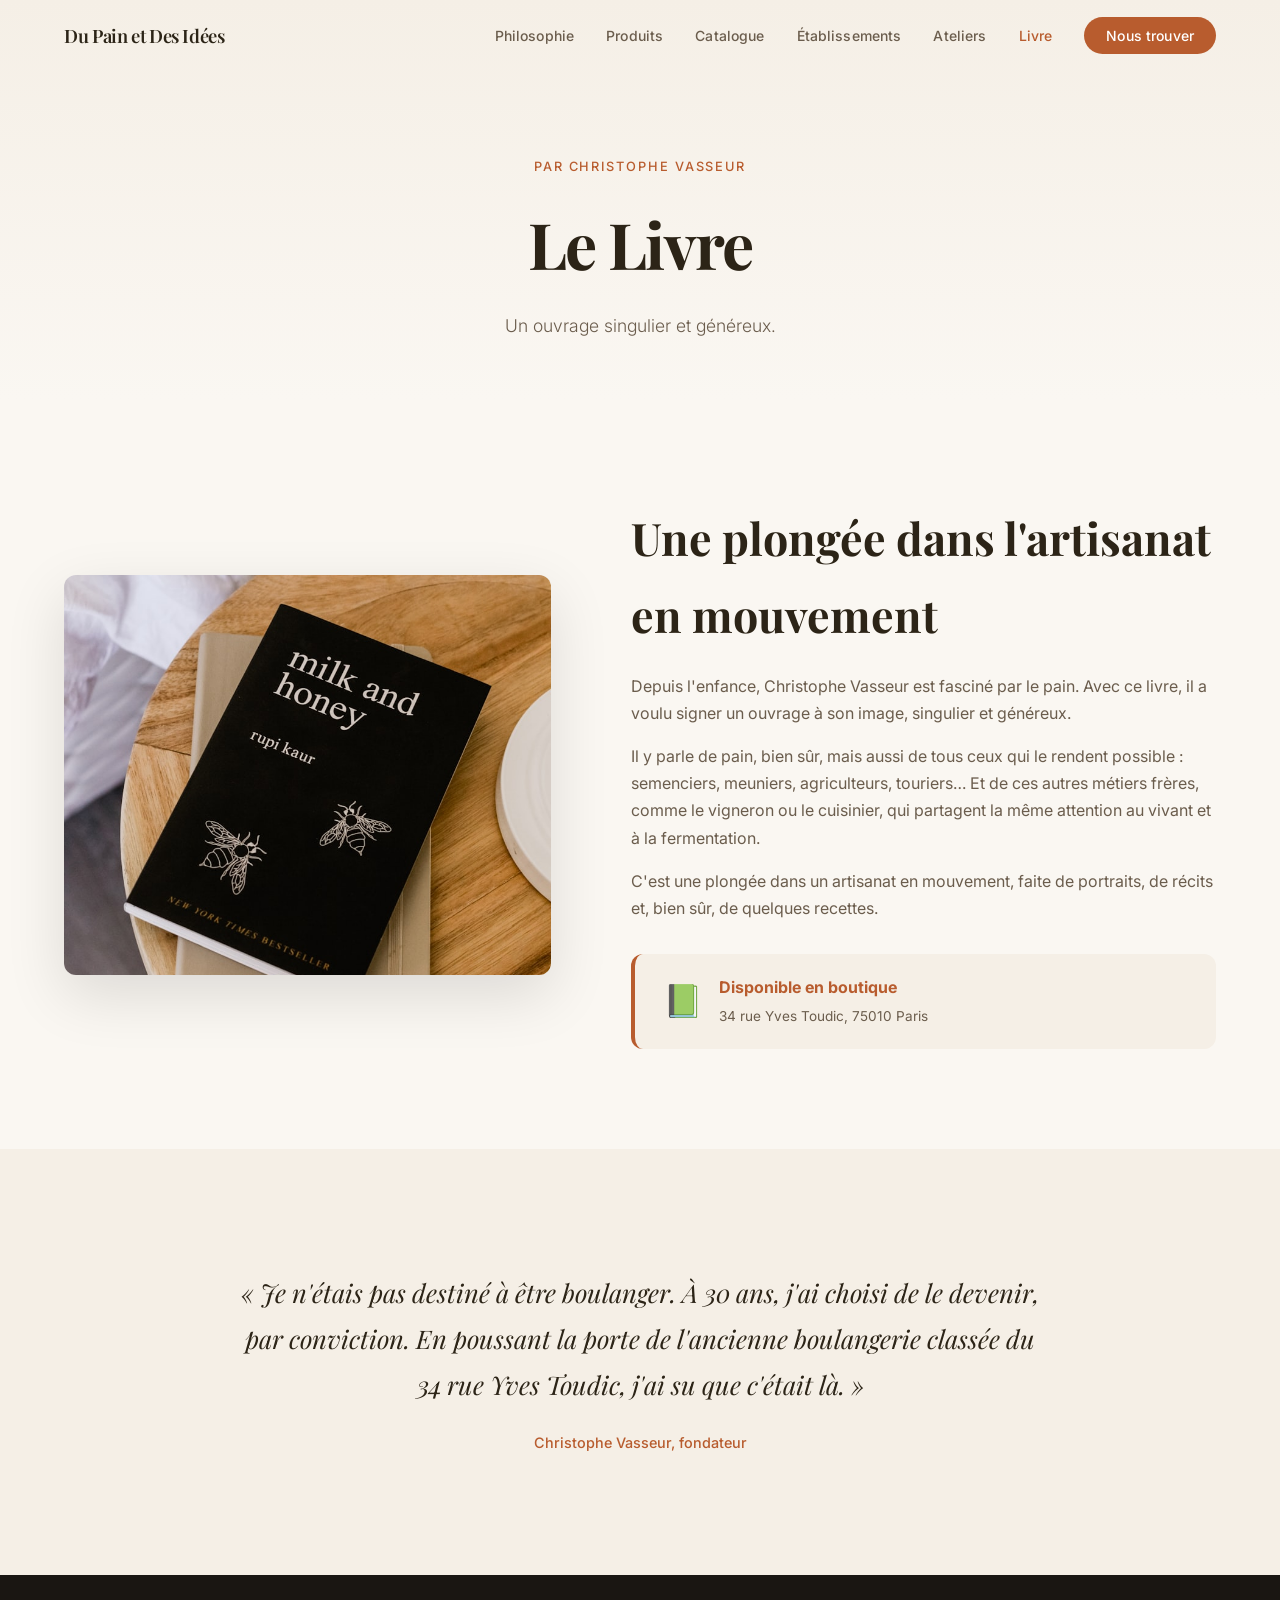
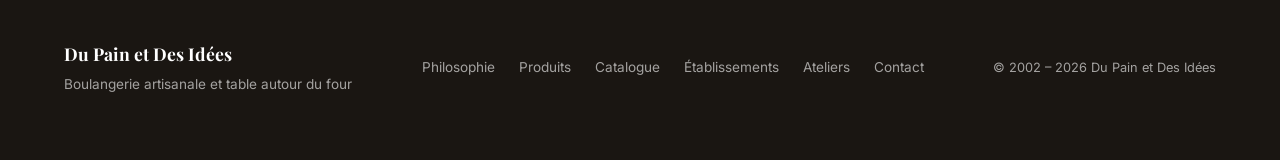
<file: livre.html>
<!DOCTYPE html>
<html lang="fr">
<head>
  <meta charset="UTF-8">
  <meta name="viewport" content="width=device-width, initial-scale=1.0">
  <title>Livre — Du Pain et Des Idées</title>
  <meta name="description" content="Le livre de Christophe Vasseur, fondateur de Du Pain et Des Idées. Disponible en boutique.">
  <link rel="preconnect" href="https://fonts.googleapis.com">
  <link rel="preconnect" href="https://fonts.gstatic.com" crossorigin>
  <link href="https://fonts.googleapis.com/css2?family=Playfair+Display:ital,wght@0,400;0,600;0,700;1,400&family=Inter:wght@300;400;500;600&display=swap" rel="stylesheet">
  <link rel="stylesheet" href="css/style.css">
</head>
<body>

  <div class="loader" id="loader">
    <div class="loader-inner"><div class="loader-wheat">🌾</div><p>Du Pain et Des Idées</p></div>
  </div>

  <nav class="nav scrolled" id="nav">
    <div class="nav-inner">
      <a href="index.html" class="nav-logo">Du Pain et Des Idées</a>
      <button class="nav-toggle" id="navToggle" aria-label="Menu"><span></span><span></span><span></span></button>
      <ul class="nav-links" id="navLinks">
        <li><a href="philosophie.html">Philosophie</a></li>
        <li><a href="produits.html">Produits</a></li>
        <li><a href="catalogue.html">Catalogue</a></li>
        <li><a href="etablissements.html">Établissements</a></li>
        <li><a href="atelier.html">Ateliers</a></li>
        <li><a href="livre.html" class="active">Livre</a></li>
        <li><a href="contact.html" class="nav-cta">Nous trouver</a></li>
      </ul>
    </div>
  </nav>

  <section class="page-header">
    <div class="container">
      <span class="section-tag reveal">Par Christophe Vasseur</span>
      <h1 class="reveal">Le Livre</h1>
      <p class="page-header-sub reveal">Un ouvrage singulier et généreux.</p>
    </div>
  </section>

  <section class="page-section">
    <div class="container">
      <div class="livre-grid">
        <div class="livre-visual reveal-left">
          <div class="livre-img-large">
            <img src="assets/images/livre-pain.jpg" alt="Le livre de Christophe Vasseur" loading="lazy">
          </div>
        </div>
        <div class="livre-text reveal-right">
          <h2>Une plongée dans l'artisanat en mouvement</h2>
          <p>Depuis l'enfance, Christophe Vasseur est fasciné par le pain. Avec ce livre, il a voulu signer un ouvrage à son image, singulier et généreux.</p>
          <p>Il y parle de pain, bien sûr, mais aussi de tous ceux qui le rendent possible : semenciers, meuniers, agriculteurs, touriers… Et de ces autres métiers frères, comme le vigneron ou le cuisinier, qui partagent la même attention au vivant et à la fermentation.</p>
          <p>C'est une plongée dans un artisanat en mouvement, faite de portraits, de récits et, bien sûr, de quelques recettes.</p>
          <div class="livre-avail-box">
            <span>📗</span>
            <div>
              <strong>Disponible en boutique</strong>
              <p>34 rue Yves Toudic, 75010 Paris</p>
            </div>
          </div>
        </div>
      </div>
    </div>
  </section>

  <section class="founder-quote bg-cream">
    <div class="container">
      <blockquote class="reveal">
        <p>«&nbsp;Je n'étais pas destiné à être boulanger. À 30 ans, j'ai choisi de le devenir, par conviction. En poussant la porte de l'ancienne boulangerie classée du 34 rue Yves Toudic, j'ai su que c'était là.&nbsp;»</p>
        <cite>Christophe Vasseur, fondateur</cite>
      </blockquote>
    </div>
  </section>

  <footer class="footer">
    <div class="container">
      <div class="footer-inner">
        <div class="footer-brand"><h3>Du Pain et Des Idées</h3><p>Boulangerie artisanale et table autour du four</p></div>
        <div class="footer-links">
          <a href="philosophie.html">Philosophie</a><a href="produits.html">Produits</a><a href="catalogue.html">Catalogue</a><a href="etablissements.html">Établissements</a><a href="atelier.html">Ateliers</a><a href="contact.html">Contact</a>
        </div>
        <div class="footer-copy"><p>© 2002 – 2026 Du Pain et Des Idées</p></div>
      </div>
    </div>
  </footer>

  <script src="js/main.js"></script>
</body>
</html>
</file>
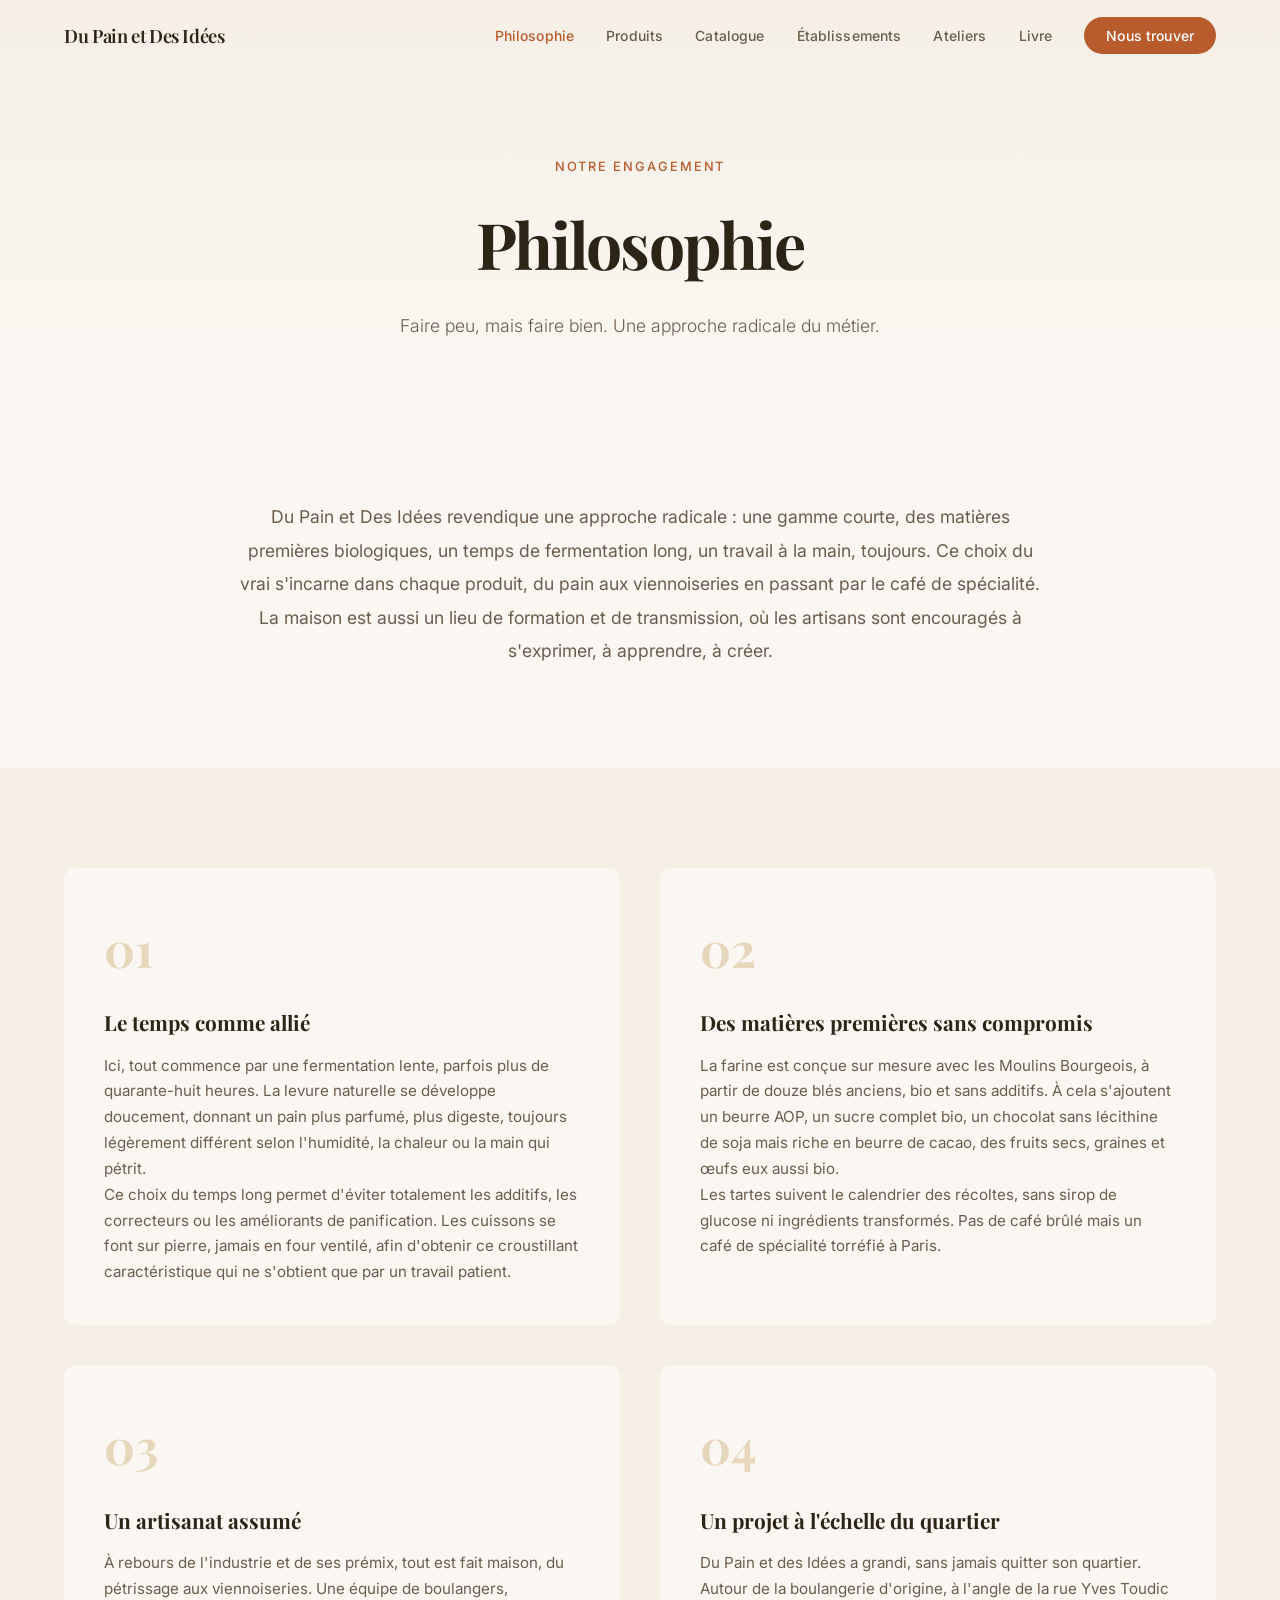
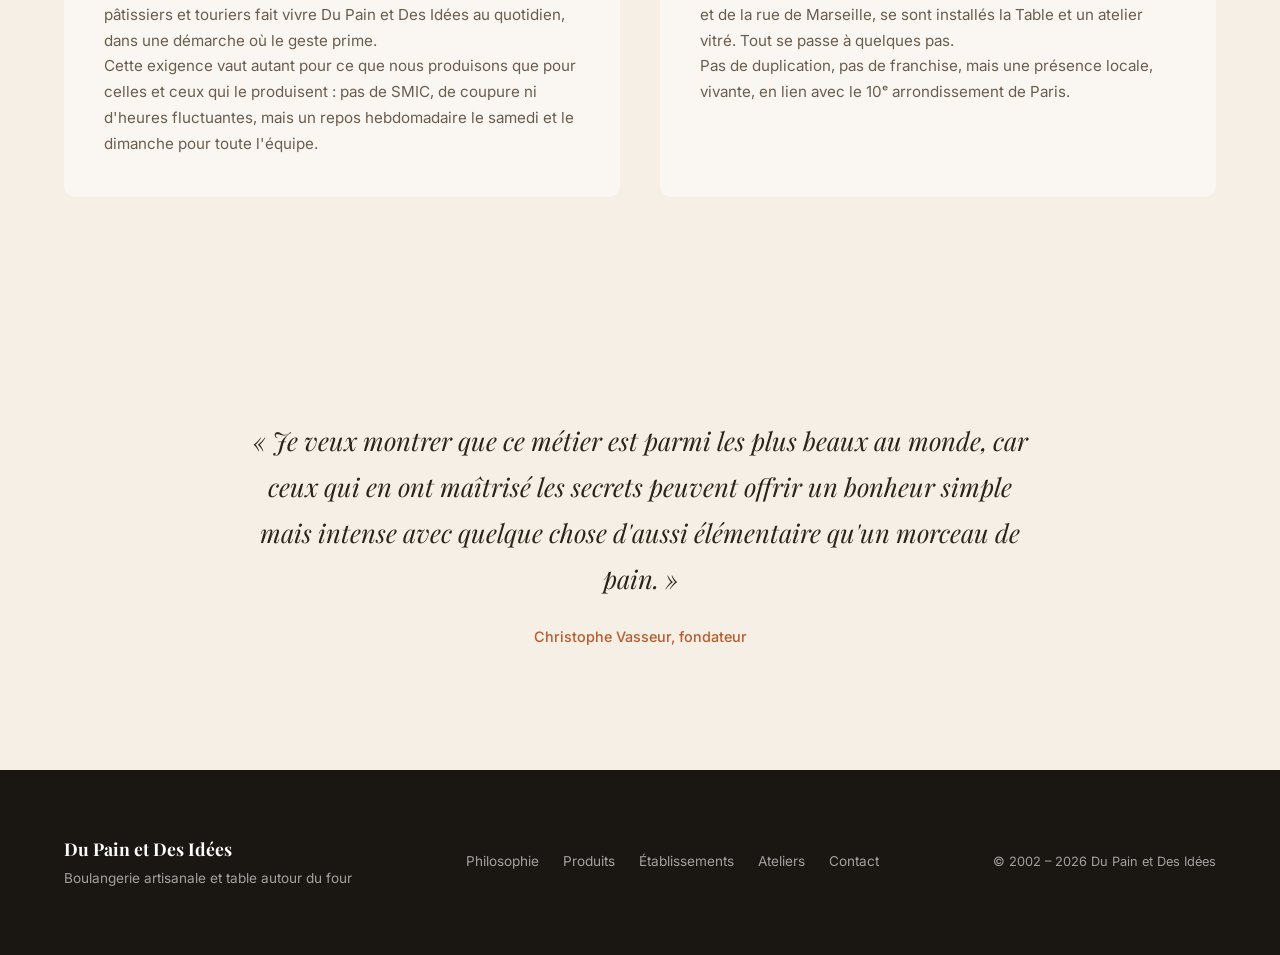
<file: philosophie.html>
<!DOCTYPE html>
<html lang="fr">
<head>
  <meta charset="UTF-8">
  <meta name="viewport" content="width=device-width, initial-scale=1.0">
  <title>Philosophie — Du Pain et Des Idées</title>
  <meta name="description" content="Notre philosophie : fermentation lente, matières premières sans compromis, artisanat assumé, ancrage local au 10e arrondissement de Paris.">
  <link rel="preconnect" href="https://fonts.googleapis.com">
  <link rel="preconnect" href="https://fonts.gstatic.com" crossorigin>
  <link href="https://fonts.googleapis.com/css2?family=Playfair+Display:ital,wght@0,400;0,600;0,700;1,400&family=Inter:wght@300;400;500;600&display=swap" rel="stylesheet">
  <link rel="stylesheet" href="css/style.css">
</head>
<body>

  <div class="loader" id="loader">
    <div class="loader-inner">
      <div class="loader-wheat">🌾</div>
      <p>Du Pain et Des Idées</p>
    </div>
  </div>

  <nav class="nav scrolled" id="nav">
    <div class="nav-inner">
      <a href="index.html" class="nav-logo">Du Pain et Des Idées</a>
      <button class="nav-toggle" id="navToggle" aria-label="Menu"><span></span><span></span><span></span></button>
      <ul class="nav-links" id="navLinks">
        <li><a href="philosophie.html" class="active">Philosophie</a></li>
        <li><a href="produits.html">Produits</a></li>
        <li><a href="catalogue.html">Catalogue</a></li>
        <li><a href="etablissements.html">Établissements</a></li>
        <li><a href="atelier.html">Ateliers</a></li>
        <li><a href="livre.html">Livre</a></li>
        <li><a href="contact.html" class="nav-cta">Nous trouver</a></li>
      </ul>
    </div>
  </nav>

  <!-- Page Header -->
  <section class="page-header">
    <div class="container">
      <span class="section-tag reveal">Notre engagement</span>
      <h1 class="reveal">Philosophie</h1>
      <p class="page-header-sub reveal">Faire peu, mais faire bien. Une approche radicale du métier.</p>
    </div>
  </section>

  <!-- Intro -->
  <section class="page-section">
    <div class="container">
      <div class="page-intro reveal">
        <p>Du Pain et Des Idées revendique une approche radicale : une gamme courte, des matières premières biologiques, un temps de fermentation long, un travail à la main, toujours. Ce choix du vrai s'incarne dans chaque produit, du pain aux viennoiseries en passant par le café de spécialité. La maison est aussi un lieu de formation et de transmission, où les artisans sont encouragés à s'exprimer, à apprendre, à créer.</p>
      </div>
    </div>
  </section>

  <!-- Piliers -->
  <section class="page-section bg-cream">
    <div class="container">
      <div class="philosophie-grid">
        <div class="philosophie-card reveal-left">
          <div class="philosophie-number">01</div>
          <h3>Le temps comme allié</h3>
          <p>Ici, tout commence par une fermentation lente, parfois plus de quarante-huit heures. La levure naturelle se développe doucement, donnant un pain plus parfumé, plus digeste, toujours légèrement différent selon l'humidité, la chaleur ou la main qui pétrit.</p>
          <p>Ce choix du temps long permet d'éviter totalement les additifs, les correcteurs ou les améliorants de panification. Les cuissons se font sur pierre, jamais en four ventilé, afin d'obtenir ce croustillant caractéristique qui ne s'obtient que par un travail patient.</p>
        </div>
        <div class="philosophie-card reveal-right">
          <div class="philosophie-number">02</div>
          <h3>Des matières premières sans compromis</h3>
          <p>La farine est conçue sur mesure avec les Moulins Bourgeois, à partir de douze blés anciens, bio et sans additifs. À cela s'ajoutent un beurre AOP, un sucre complet bio, un chocolat sans lécithine de soja mais riche en beurre de cacao, des fruits secs, graines et œufs eux aussi bio.</p>
          <p>Les tartes suivent le calendrier des récoltes, sans sirop de glucose ni ingrédients transformés. Pas de café brûlé mais un café de spécialité torréfié à Paris.</p>
        </div>
        <div class="philosophie-card reveal-left">
          <div class="philosophie-number">03</div>
          <h3>Un artisanat assumé</h3>
          <p>À rebours de l'industrie et de ses prémix, tout est fait maison, du pétrissage aux viennoiseries. Une équipe de boulangers, pâtissiers et touriers fait vivre Du Pain et Des Idées au quotidien, dans une démarche où le geste prime.</p>
          <p>Cette exigence vaut autant pour ce que nous produisons que pour celles et ceux qui le produisent : pas de SMIC, de coupure ni d'heures fluctuantes, mais un repos hebdomadaire le samedi et le dimanche pour toute l'équipe.</p>
        </div>
        <div class="philosophie-card reveal-right">
          <div class="philosophie-number">04</div>
          <h3>Un projet à l'échelle du quartier</h3>
          <p>Du Pain et des Idées a grandi, sans jamais quitter son quartier. Autour de la boulangerie d'origine, à l'angle de la rue Yves Toudic et de la rue de Marseille, se sont installés la Table et un atelier vitré. Tout se passe à quelques pas.</p>
          <p>Pas de duplication, pas de franchise, mais une présence locale, vivante, en lien avec le 10ᵉ arrondissement de Paris.</p>
        </div>
      </div>
    </div>
  </section>

  <!-- Citation -->
  <section class="founder-quote">
    <div class="container">
      <blockquote class="reveal">
        <p>«&nbsp;Je veux montrer que ce métier est parmi les plus beaux au monde, car ceux qui en ont maîtrisé les secrets peuvent offrir un bonheur simple mais intense avec quelque chose d'aussi élémentaire qu'un morceau de pain.&nbsp;»</p>
        <cite>Christophe Vasseur, fondateur</cite>
      </blockquote>
    </div>
  </section>

  <footer class="footer">
    <div class="container">
      <div class="footer-inner">
        <div class="footer-brand"><h3>Du Pain et Des Idées</h3><p>Boulangerie artisanale et table autour du four</p></div>
        <div class="footer-links">
          <a href="philosophie.html">Philosophie</a><a href="produits.html">Produits</a><a href="etablissements.html">Établissements</a><a href="atelier.html">Ateliers</a><a href="contact.html">Contact</a>
        </div>
        <div class="footer-copy"><p>© 2002 – 2026 Du Pain et Des Idées</p></div>
      </div>
    </div>
  </footer>

  <script src="js/main.js"></script>
</body>
</html>
</file>
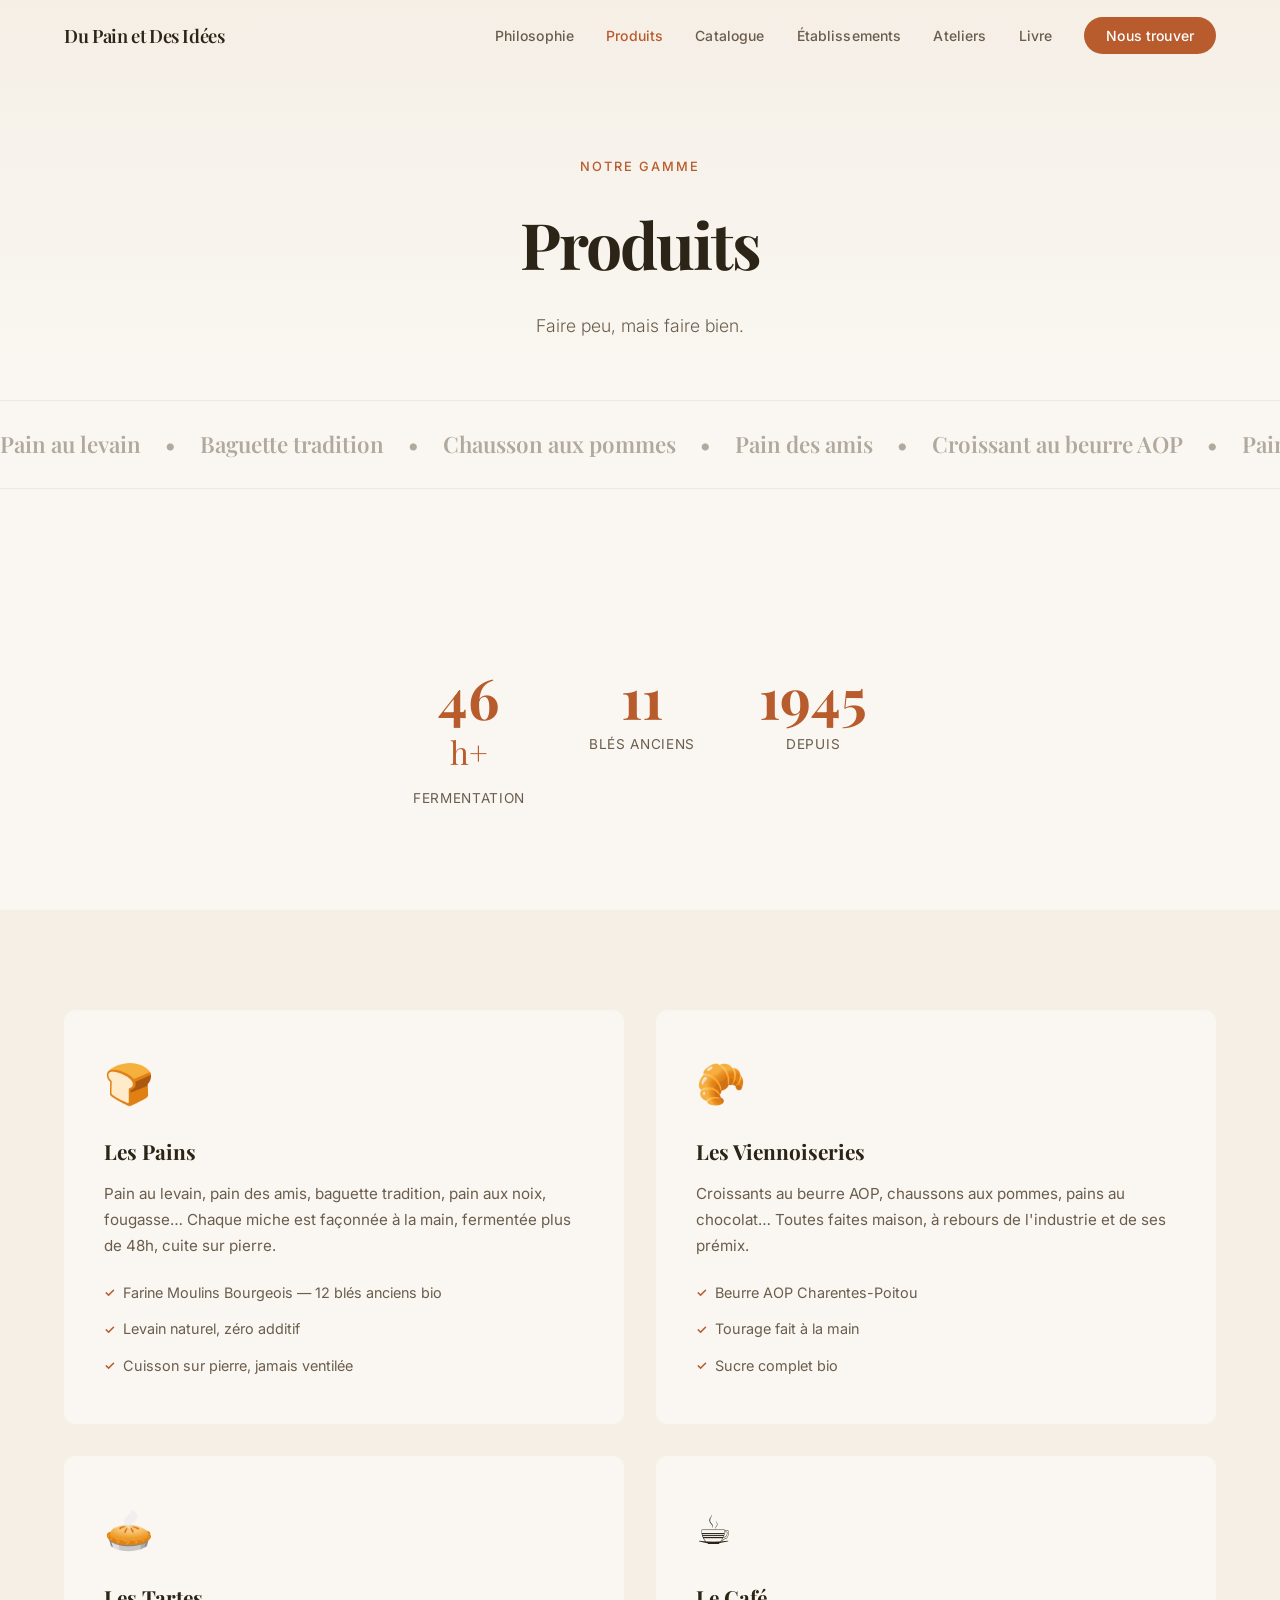
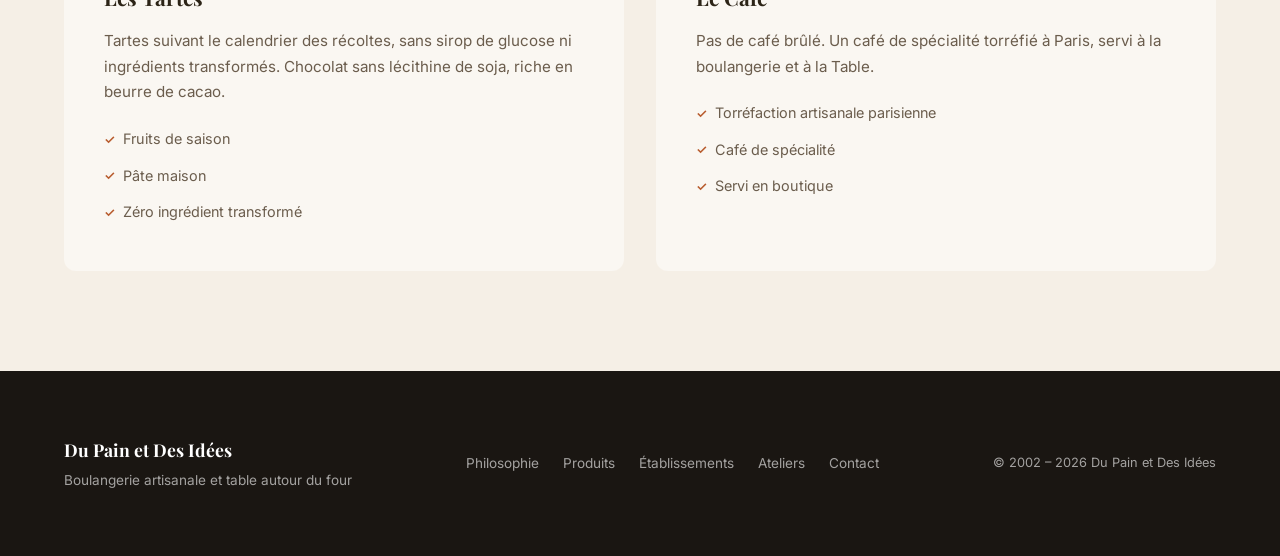
<file: produits.html>
<!DOCTYPE html>
<html lang="fr">
<head>
  <meta charset="UTF-8">
  <meta name="viewport" content="width=device-width, initial-scale=1.0">
  <title>Produits — Du Pain et Des Idées</title>
  <meta name="description" content="Gamme courte de pains au levain, viennoiseries, tartes saison et café de spécialité. Matières premières biologiques, fermentation lente.">
  <link rel="preconnect" href="https://fonts.googleapis.com">
  <link rel="preconnect" href="https://fonts.gstatic.com" crossorigin>
  <link href="https://fonts.googleapis.com/css2?family=Playfair+Display:ital,wght@0,400;0,600;0,700;1,400&family=Inter:wght@300;400;500;600&display=swap" rel="stylesheet">
  <link rel="stylesheet" href="css/style.css">
</head>
<body>

  <div class="loader" id="loader">
    <div class="loader-inner"><div class="loader-wheat">🌾</div><p>Du Pain et Des Idées</p></div>
  </div>

  <nav class="nav scrolled" id="nav">
    <div class="nav-inner">
      <a href="index.html" class="nav-logo">Du Pain et Des Idées</a>
      <button class="nav-toggle" id="navToggle" aria-label="Menu"><span></span><span></span><span></span></button>
      <ul class="nav-links" id="navLinks">
        <li><a href="philosophie.html">Philosophie</a></li>
        <li><a href="produits.html" class="active">Produits</a></li>
        <li><a href="catalogue.html">Catalogue</a></li>
        <li><a href="etablissements.html">Établissements</a></li>
        <li><a href="atelier.html">Ateliers</a></li>
        <li><a href="livre.html">Livre</a></li>
        <li><a href="contact.html" class="nav-cta">Nous trouver</a></li>
      </ul>
    </div>
  </nav>

  <section class="page-header">
    <div class="container">
      <span class="section-tag reveal">Notre gamme</span>
      <h1 class="reveal">Produits</h1>
      <p class="page-header-sub reveal">Faire peu, mais faire bien.</p>
    </div>
  </section>

  <!-- Marquee -->
  <div class="marquee">
    <div class="marquee-track">
      <span>Pain au levain</span><span>•</span>
      <span>Baguette tradition</span><span>•</span>
      <span>Chausson aux pommes</span><span>•</span>
      <span>Pain des amis</span><span>•</span>
      <span>Croissant au beurre AOP</span><span>•</span>
      <span>Pain aux noix</span><span>•</span>
      <span>Fougasse olives</span><span>•</span>
      <span>Tartes saison</span><span>•</span>
      <span>Café de spécialité</span><span>•</span>
      <span>Pain au levain</span><span>•</span>
      <span>Baguette tradition</span><span>•</span>
      <span>Chausson aux pommes</span><span>•</span>
      <span>Pain des amis</span><span>•</span>
      <span>Croissant au beurre AOP</span><span>•</span>
      <span>Pain aux noix</span><span>•</span>
      <span>Fougasse olives</span><span>•</span>
      <span>Tartes saison</span><span>•</span>
      <span>Café de spécialité</span>
    </div>
  </div>

  <!-- Stats -->
  <section class="page-section">
    <div class="container">
      <div class="produits-stats reveal">
        <div class="stat">
          <span class="stat-number" data-count="48">0</span><span class="stat-suffix">h+</span>
          <span class="stat-label">Fermentation</span>
        </div>
        <div class="stat">
          <span class="stat-number" data-count="12">0</span>
          <span class="stat-label">Blés anciens</span>
        </div>
        <div class="stat">
          <span class="stat-number" data-count="2002">0</span>
          <span class="stat-label">Depuis</span>
        </div>
      </div>
    </div>
  </section>

  <!-- Catégories -->
  <section class="page-section bg-cream">
    <div class="container">
      <div class="produits-categories">
        <div class="produit-categorie reveal-up" data-delay="0">
          <div class="produit-categorie-icon">🍞</div>
          <h3>Les Pains</h3>
          <p>Pain au levain, pain des amis, baguette tradition, pain aux noix, fougasse… Chaque miche est façonnée à la main, fermentée plus de 48h, cuite sur pierre.</p>
          <ul>
            <li>Farine Moulins Bourgeois — 12 blés anciens bio</li>
            <li>Levain naturel, zéro additif</li>
            <li>Cuisson sur pierre, jamais ventilée</li>
          </ul>
        </div>
        <div class="produit-categorie reveal-up" data-delay="100">
          <div class="produit-categorie-icon">🥐</div>
          <h3>Les Viennoiseries</h3>
          <p>Croissants au beurre AOP, chaussons aux pommes, pains au chocolat… Toutes faites maison, à rebours de l'industrie et de ses prémix.</p>
          <ul>
            <li>Beurre AOP Charentes-Poitou</li>
            <li>Tourage fait à la main</li>
            <li>Sucre complet bio</li>
          </ul>
        </div>
        <div class="produit-categorie reveal-up" data-delay="200">
          <div class="produit-categorie-icon">🥧</div>
          <h3>Les Tartes</h3>
          <p>Tartes suivant le calendrier des récoltes, sans sirop de glucose ni ingrédients transformés. Chocolat sans lécithine de soja, riche en beurre de cacao.</p>
          <ul>
            <li>Fruits de saison</li>
            <li>Pâte maison</li>
            <li>Zéro ingrédient transformé</li>
          </ul>
        </div>
        <div class="produit-categorie reveal-up" data-delay="300">
          <div class="produit-categorie-icon">☕</div>
          <h3>Le Café</h3>
          <p>Pas de café brûlé. Un café de spécialité torréfié à Paris, servi à la boulangerie et à la Table.</p>
          <ul>
            <li>Torréfaction artisanale parisienne</li>
            <li>Café de spécialité</li>
            <li>Servi en boutique</li>
          </ul>
        </div>
      </div>
    </div>
  </section>

  <footer class="footer">
    <div class="container">
      <div class="footer-inner">
        <div class="footer-brand"><h3>Du Pain et Des Idées</h3><p>Boulangerie artisanale et table autour du four</p></div>
        <div class="footer-links">
          <a href="philosophie.html">Philosophie</a><a href="produits.html">Produits</a><a href="etablissements.html">Établissements</a><a href="atelier.html">Ateliers</a><a href="contact.html">Contact</a>
        </div>
        <div class="footer-copy"><p>© 2002 – 2026 Du Pain et Des Idées</p></div>
      </div>
    </div>
  </footer>

  <script src="js/main.js"></script>
</body>
</html>
</file>
<file: css/style.css>
/* ===== RESET & VARIABLES ===== */
*,*::before,*::after{margin:0;padding:0;box-sizing:border-box}
:root{
  --c-bg:#faf7f2;
  --c-bg-alt:#f0ebe3;
  --c-text:#2c2417;
  --c-text-light:#6b5d4d;
  --c-accent:#b85c2e;
  --c-accent-dark:#8a3f1a;
  --c-gold:#c9a96e;
  --c-cream:#f5efe6;
  --c-dark:#1a1612;
  --f-display:'Playfair Display',Georgia,serif;
  --f-body:'Inter',system-ui,sans-serif;
  --ease:cubic-bezier(.25,.46,.45,.94);
  --ease-out:cubic-bezier(.16,1,.3,1);
  --radius:12px;
  --nav-h:72px;
}
html{scroll-behavior:smooth;font-size:16px;-webkit-text-size-adjust:100%}
body{font-family:var(--f-body);color:var(--c-text);background:var(--c-bg);line-height:1.7;overflow-x:hidden;-webkit-font-smoothing:antialiased;overflow-wrap:break-word;word-wrap:break-word}
img{max-width:100%;height:auto;display:block}
iframe{max-width:100%}
a{color:inherit;text-decoration:none}
ul{list-style:none}
.container{max-width:1200px;margin:0 auto;padding:0 24px}

/* ===== LOADER ===== */
.loader{position:fixed;inset:0;z-index:9999;background:var(--c-bg);display:flex;align-items:center;justify-content:center;transition:opacity .6s var(--ease),visibility .6s}
.loader.hidden{opacity:0;visibility:hidden;pointer-events:none}
.loader-inner{text-align:center;font-family:var(--f-display);font-size:1.5rem;color:var(--c-text)}
.loader-wheat{font-size:3rem;animation:pulse 1.2s ease infinite}
@keyframes pulse{0%,100%{transform:scale(1)}50%{transform:scale(1.15)}}

/* ===== NAV ===== */
.nav{position:fixed;top:0;left:0;right:0;z-index:100;height:var(--nav-h);transition:background .4s,box-shadow .4s,backdrop-filter .4s}
.nav.scrolled{background:rgba(250,247,242,.92);backdrop-filter:blur(16px);box-shadow:0 1px 0 rgba(0,0,0,.06)}
.nav-inner{max-width:1200px;margin:0 auto;padding:0 24px;height:100%;display:flex;align-items:center;justify-content:space-between}
.nav-logo{font-family:var(--f-display);font-size:1.15rem;font-weight:600;letter-spacing:-.02em;color:var(--c-text)}
.nav-links{display:flex;gap:32px;align-items:center}
.nav-links a{font-size:.875rem;font-weight:500;color:var(--c-text-light);transition:color .3s;letter-spacing:.01em}
.nav-links a:hover,.nav-links a.active{color:var(--c-accent)}
.nav-cta{background:var(--c-accent)!important;color:#fff!important;padding:10px 22px;border-radius:100px;font-weight:500;transition:background .3s!important}
.nav-cta:hover{background:var(--c-accent-dark)!important}
.nav-toggle{display:none;flex-direction:column;gap:5px;background:none;border:none;cursor:pointer;padding:8px}
.nav-toggle span{width:22px;height:2px;background:var(--c-text);border-radius:2px;transition:transform .3s,opacity .3s}

/* ===== HERO ===== */
.hero{display:flex;flex-direction:column;justify-content:center;align-items:center;text-align:center;padding:0 24px;position:relative;overflow:hidden}
.hero-bg{position:absolute;inset:0;background:radial-gradient(ellipse at 50% 30%,rgba(184,92,46,.06) 0%,transparent 70%),radial-gradient(ellipse at 80% 80%,rgba(201,169,110,.08) 0%,transparent 50%);z-index:0}
.hero-video{position:relative;overflow:hidden;height:100vh;height:100dvh;background-size:cover;background-position:center;background-repeat:no-repeat}
.hero-bg-video{position:absolute;top:0;left:0;width:100%;height:100%;object-fit:cover;z-index:0}
.hero-overlay{position:absolute;inset:0;background:linear-gradient(180deg,rgba(26,22,18,.3) 0%,rgba(26,22,18,.55) 100%);z-index:1}
.hero-video .hero-content,.hero-video .hero-scroll{position:relative;z-index:2}
.hero-video~.footer,.hero-video+.hero-quote-section+.footer{background:var(--c-dark)}
.hero-video-page .nav:not(.scrolled) .nav-logo,.hero-video-page .nav:not(.scrolled) .nav-links a{color:#fff}
.hero-video-page .nav:not(.scrolled) .nav-cta{background:rgba(255,255,255,.15);border:1px solid rgba(255,255,255,.3);color:#fff}
.hero-video-page .nav:not(.scrolled) .nav-cta:hover{background:rgba(255,255,255,.25)}
.hero-video-page .nav:not(.scrolled) .nav-toggle span{background:#fff}
.hero-video .hero-title,.hero-video .hero-tag,.hero-video .hero-sub,.hero-video .hero-scroll{color:#fff}
.hero-video .hero-scroll-line{background:#fff}
.hero-video-toggle{position:absolute;bottom:24px;right:24px;z-index:3;background:rgba(255,255,255,.15);backdrop-filter:blur(8px);border:1px solid rgba(255,255,255,.2);color:#fff;width:44px;height:44px;border-radius:50%;cursor:pointer;font-size:.8rem;display:flex;align-items:center;justify-content:center;transition:background .3s}
.hero-video-toggle:hover{background:rgba(255,255,255,.25)}
.hero-quote-section{padding:100px 0;background:var(--c-bg)}
.hero-quote-centered{text-align:center;max-width:800px;margin:0 auto;padding:0 24px}
.hero-quote-centered blockquote{font-family:var(--f-display);font-style:italic;font-size:clamp(1.1rem,2.2vw,1.5rem);line-height:1.9;color:var(--c-text)}
.hero-quote-centered cite{display:block;margin-top:20px;font-size:.9rem;font-style:normal;color:var(--c-gold);letter-spacing:.02em}
.hero-content{position:relative;z-index:1;width:100%;min-height:100vh;min-height:100dvh;display:flex;flex-direction:column;justify-content:center;align-items:center;padding:var(--nav-h) 0 60px}
.hero-tag{font-size:.85rem;letter-spacing:.15em;text-transform:uppercase;color:var(--c-accent);margin-bottom:24px;font-weight:500}
.hero-title{font-family:var(--f-display);font-size:clamp(2.5rem,8vw,7rem);font-weight:700;line-height:1.05;letter-spacing:-.03em;color:var(--c-text)}
.hero-title span{display:block}
.hero-amp{font-style:italic;font-weight:400;color:var(--c-gold);font-size:.7em}
.hero-sub{font-size:1.1rem;color:var(--c-text-light);margin-top:20px;font-weight:300}
.hero-scroll{margin-top:60px;display:flex;flex-direction:column;align-items:center;gap:8px;font-size:.8rem;letter-spacing:.1em;text-transform:uppercase;color:var(--c-text-light)}
.hero-scroll-line{width:1px;height:60px;background:var(--c-gold);animation:scrollLine 2s ease infinite}
@keyframes scrollLine{0%{transform:scaleY(0);transform-origin:top}50%{transform:scaleY(1);transform-origin:top}51%{transform:scaleY(1);transform-origin:bottom}100%{transform:scaleY(0);transform-origin:bottom}}
.hero-quote{position:relative;z-index:1;margin-top:60px;max-width:700px}
.hero-quote blockquote{font-family:var(--f-display);font-style:italic;font-size:1.05rem;color:var(--c-text-light);line-height:1.8}
.hero-quote cite{display:block;margin-top:12px;font-size:.85rem;font-style:normal;color:var(--c-gold)}

/* ===== SECTION HEADERS ===== */
.section-header{text-align:center;margin-bottom:64px}
.section-tag{display:inline-block;font-size:.8rem;letter-spacing:.15em;text-transform:uppercase;color:var(--c-accent);font-weight:500;margin-bottom:12px}
.section-header h2{font-family:var(--f-display);font-size:clamp(2rem,4vw,3.2rem);font-weight:600;letter-spacing:-.02em}

/* ===== INTRO ===== */
.intro{padding:120px 0}
.intro-grid{display:grid;grid-template-columns:1fr 1fr;gap:80px;align-items:center}
.intro-text h2{font-family:var(--f-display);font-size:2rem;font-weight:600;line-height:1.3;margin-bottom:24px;letter-spacing:-.02em}
.intro-text p{color:var(--c-text-light);margin-bottom:16px}
.intro-visual{display:flex;flex-direction:column;gap:16px}
.intro-card{background:var(--c-cream);padding:0;border-radius:var(--radius);display:flex;align-items:center;gap:0;overflow:hidden;transition:transform .4s var(--ease),box-shadow .4s;text-decoration:none;width:100%}
.intro-card:hover{transform:translateY(-4px);box-shadow:0 12px 40px rgba(0,0,0,.06)}
.intro-card-img{width:120px;height:100%;min-height:100px;flex-shrink:0;overflow:hidden}
.intro-card-img img{width:100%;height:100%;object-fit:cover;transition:transform .6s var(--ease)}
.intro-card:hover .intro-card-img img{transform:scale(1.08)}
.intro-card>div{padding:20px 24px}
.intro-card h3{font-family:var(--f-display);font-size:1.1rem;margin-bottom:4px}
.intro-card p{font-size:.85rem;color:var(--c-text-light)}

/* ===== PHILOSOPHIE ===== */
.philosophie{padding:120px 0;background:var(--c-cream)}
.philosophie-grid{display:grid;grid-template-columns:1fr 1fr;gap:40px}
.philosophie-card{background:var(--c-bg);padding:40px;border-radius:var(--radius);transition:transform .4s var(--ease),box-shadow .4s}
.philosophie-card:hover{transform:translateY(-6px);box-shadow:0 20px 60px rgba(0,0,0,.07)}
.philosophie-number{font-family:var(--f-display);font-size:3rem;font-weight:700;color:var(--c-gold);opacity:.4;margin-bottom:16px}
.philosophie-card h3{font-family:var(--f-display);font-size:1.3rem;margin-bottom:12px}
.philosophie-card p{color:var(--c-text-light);font-size:.95rem}

/* ===== PRODUITS / MARQUEE ===== */
.produits{padding:120px 0 80px;overflow:hidden}
.marquee{overflow:hidden;padding:24px 0;border-top:1px solid rgba(0,0,0,.06);border-bottom:1px solid rgba(0,0,0,.06);margin-bottom:80px}
.marquee-track{display:flex;gap:24px;animation:marquee 30s linear infinite;white-space:nowrap;font-family:var(--f-display);font-size:1.4rem;font-weight:600;color:var(--c-text-light);opacity:.5;width:max-content}
@keyframes marquee{0%{transform:translateX(0)}100%{transform:translateX(-50%)}}
.produits-content{text-align:center;max-width:700px;margin:0 auto}
.produits-content h2{font-family:var(--f-display);font-size:clamp(2rem,4vw,3rem);margin-bottom:20px}
.produits-content p{color:var(--c-text-light);margin-bottom:48px}
.produits-stats{display:flex;justify-content:center;gap:64px}
.stat{text-align:center}
.stat-number{font-family:var(--f-display);font-size:3.5rem;font-weight:700;color:var(--c-accent);display:block;line-height:1}
.stat-suffix{font-family:var(--f-display);font-size:2rem;color:var(--c-accent)}
.stat-label{display:block;margin-top:8px;font-size:.85rem;color:var(--c-text-light);letter-spacing:.05em;text-transform:uppercase}

/* ===== ÉTABLISSEMENTS ===== */
.etablissements{padding:120px 0}
.etab-grid{display:grid;grid-template-columns:repeat(3,1fr);gap:32px}
.etab-card{background:var(--c-cream);padding:40px 32px;border-radius:var(--radius);transition:transform .4s var(--ease),box-shadow .4s}
.etab-card:hover{transform:translateY(-6px);box-shadow:0 20px 60px rgba(0,0,0,.07)}
.etab-card-header{display:flex;align-items:center;gap:16px;margin-bottom:20px}
.etab-icon{font-size:2rem}
.etab-card h3{font-family:var(--f-display);font-size:1.2rem}
.etab-card p{color:var(--c-text-light);font-size:.95rem;margin-bottom:20px;line-height:1.7}
.etab-card address{font-style:normal;font-size:.85rem;color:var(--c-accent);line-height:1.6}

/* ===== ATELIER ===== */
.atelier{padding:120px 0;background:var(--c-dark);color:#fff}
.atelier .section-tag{color:var(--c-gold)}
.atelier-grid{display:grid;grid-template-columns:1fr 1fr;gap:80px;align-items:center}
.atelier h2{font-family:var(--f-display);font-size:clamp(2rem,4vw,3rem);margin-bottom:20px}
.atelier-text p{color:rgba(255,255,255,.7);margin-bottom:32px}
.atelier-features{margin-bottom:40px}
.atelier-features li{display:flex;align-items:center;gap:12px;padding:10px 0;font-size:.95rem;color:rgba(255,255,255,.8);border-bottom:1px solid rgba(255,255,255,.08)}
.atelier-features li span{font-size:1.2rem}
.atelier-visual{position:relative;display:flex;justify-content:center;align-items:center}
.atelier-glow{position:absolute;width:300px;height:300px;border-radius:50%;background:radial-gradient(circle,rgba(184,92,46,.2) 0%,transparent 70%);filter:blur(60px)}
.atelier-img-placeholder{position:relative;width:280px;height:340px;background:rgba(255,255,255,.04);border:1px solid rgba(255,255,255,.08);border-radius:var(--radius);display:flex;flex-direction:column;align-items:center;justify-content:center;text-align:center;backdrop-filter:blur(8px)}
.atelier-img-placeholder span{font-size:4rem;margin-bottom:16px}
.atelier-img-placeholder p{font-family:var(--f-display);font-size:1.2rem;color:rgba(255,255,255,.6)}

/* ===== LIVRE ===== */
.livre{padding:120px 0}
.livre-grid{display:grid;grid-template-columns:1fr 1.2fr;gap:80px;align-items:center}
.livre-img-large{border-radius:var(--radius);overflow:hidden;box-shadow:0 20px 60px rgba(0,0,0,.12)}
.livre-img-large img{width:100%;height:400px;object-fit:cover;display:block}
.livre-text h2{font-family:var(--f-display);font-size:clamp(2rem,4vw,2.8rem);margin-bottom:20px}
.livre-text p{color:var(--c-text-light);margin-bottom:16px}
.livre-avail{color:var(--c-accent)!important;font-weight:600;font-size:1rem!important;margin-top:8px!important}

/* ===== FOUNDER QUOTE ===== */
.founder-quote{padding:120px 0;background:var(--c-cream)}
.founder-quote blockquote{text-align:center;max-width:800px;margin:0 auto}
.founder-quote p{font-family:var(--f-display);font-size:clamp(1.2rem,2.5vw,1.6rem);font-style:italic;line-height:1.8;color:var(--c-text)}
.founder-quote cite{display:block;margin-top:24px;font-size:.9rem;font-style:normal;color:var(--c-accent);font-weight:500}

/* ===== CONTACT ===== */
.contact{padding:120px 0}
.contact-grid{display:grid;grid-template-columns:1fr 1fr;gap:64px}
.contact-item{margin-bottom:40px}
.contact-item h3{font-family:var(--f-display);font-size:1.1rem;margin-bottom:8px}
.contact-item p{color:var(--c-text-light);font-size:.95rem}
.newsletter-form{display:flex;gap:12px;margin-top:16px}
.newsletter-form input{flex:1;padding:12px 20px;border:1px solid rgba(0,0,0,.1);border-radius:100px;font-family:var(--f-body);font-size:.9rem;background:#fff;outline:none;transition:border-color .3s}
.newsletter-form input:focus{border-color:var(--c-accent)}
.newsletter-form.submitted input{border-color:#4caf50}
.map-placeholder{width:100%;height:100%;min-height:300px;background:var(--c-cream);border-radius:var(--radius);display:flex;flex-direction:column;align-items:center;justify-content:center;gap:16px;text-align:center}
.map-pin{font-size:3rem;animation:bounce 2s ease infinite}
@keyframes bounce{0%,100%{transform:translateY(0)}50%{transform:translateY(-12px)}}
.map-placeholder p{font-family:var(--f-display);font-size:1.1rem;color:var(--c-text)}

/* ===== BUTTONS ===== */
.btn{display:inline-block;padding:14px 32px;border-radius:100px;font-family:var(--f-body);font-size:.9rem;font-weight:500;letter-spacing:.02em;transition:all .3s var(--ease);cursor:pointer;border:none}
.btn-primary{background:var(--c-accent);color:#fff}
.btn-primary:hover{background:var(--c-accent-dark);transform:translateY(-2px);box-shadow:0 8px 24px rgba(184,92,46,.25)}
.btn-outline{background:transparent;color:var(--c-accent);border:1.5px solid var(--c-accent)}
.btn-outline:hover{background:var(--c-accent);color:#fff}

/* ===== FOOTER ===== */
.footer{padding:64px 0;background:var(--c-dark);color:rgba(255,255,255,.6)}
.footer-inner{display:flex;justify-content:space-between;align-items:center;flex-wrap:wrap;gap:32px}
.footer-brand h3{font-family:var(--f-display);color:#fff;font-size:1.1rem;margin-bottom:4px}
.footer-brand p{font-size:.85rem}
.footer-links{display:flex;gap:24px}
.footer-links a{font-size:.85rem;transition:color .3s}
.footer-links a:hover{color:#fff}
.footer-copy{text-align:right;font-size:.8rem}

/* ===== REVEAL ANIMATIONS ===== */
.reveal,.reveal-left,.reveal-right,.reveal-up{opacity:0;transition:opacity .8s var(--ease),transform .8s var(--ease-out)}
.reveal{transform:translateY(30px)}
.reveal-left{transform:translateX(-40px)}
.reveal-right{transform:translateX(40px)}
.reveal-up{transform:translateY(40px)}
.reveal.visible,.reveal-left.visible,.reveal-right.visible,.reveal-up.visible{opacity:1;transform:translate(0)}

/* ===== PAGE HEADER ===== */
.page-header{padding:calc(var(--nav-h) + 80px) 0 60px;text-align:center;background:linear-gradient(180deg,var(--c-cream) 0%,var(--c-bg) 100%)}
.page-header h1{font-family:var(--f-display);font-size:clamp(2.5rem,5vw,4rem);font-weight:700;letter-spacing:-.03em;margin-bottom:12px}
.page-header-sub{font-size:1.1rem;color:var(--c-text-light);font-weight:300;max-width:600px;margin:0 auto}

/* ===== PAGE SECTION ===== */
.page-section{padding:100px 0}
.page-section.bg-cream{background:var(--c-cream)}
.page-intro{max-width:800px;margin:0 auto;text-align:center}
.page-intro p{font-size:1.1rem;color:var(--c-text-light);line-height:1.9}

/* ===== HOME CTA CARDS ===== */
.home-cta{padding:100px 0}
.home-cta-grid{display:grid;grid-template-columns:repeat(3,1fr);gap:32px}
.home-cta-card{display:block;background:var(--c-cream);padding:0;border-radius:var(--radius);text-align:center;overflow:hidden;transition:transform .4s var(--ease),box-shadow .4s;text-decoration:none}
.home-cta-card:hover{transform:translateY(-6px);box-shadow:0 20px 60px rgba(0,0,0,.07)}
.home-cta-img{height:200px;overflow:hidden}
.home-cta-img img{width:100%;height:100%;object-fit:cover;transition:transform .6s var(--ease)}
.home-cta-card:hover .home-cta-img img{transform:scale(1.06)}
.home-cta-card h3{font-family:var(--f-display);font-size:1.3rem;margin-bottom:8px}
.home-cta-card p{color:var(--c-text-light);font-size:.95rem}

/* ===== ETAB DETAIL ===== */
.etab-detail-grid{display:grid;grid-template-columns:1fr 1fr;gap:80px;align-items:center}
.etab-detail-grid.reverse{direction:rtl}
.etab-detail-grid.reverse>*{direction:ltr}
.etab-detail-icon{font-size:3rem;display:block;margin-bottom:16px}
.etab-detail-text h2{font-family:var(--f-display);font-size:clamp(2rem,4vw,2.8rem);margin-bottom:20px}
.etab-detail-text p{color:var(--c-text-light);margin-bottom:16px;line-height:1.8}
.etab-detail-text address{font-style:normal;font-size:.95rem;color:var(--c-accent);margin-top:24px;line-height:1.7}
.etab-detail-img{border-radius:var(--radius);overflow:hidden;box-shadow:0 20px 60px rgba(0,0,0,.1)}
.etab-detail-img img{width:100%;height:360px;object-fit:cover;display:block;transition:transform .6s var(--ease)}
.etab-detail-img:hover img{transform:scale(1.03)}

/* ===== PRODUITS CAT ===== */
.produits-categories{display:grid;grid-template-columns:repeat(2,1fr);gap:32px}
.produit-categorie{background:var(--c-bg);padding:40px;border-radius:var(--radius);transition:transform .4s var(--ease),box-shadow .4s}
.produit-categorie:hover{transform:translateY(-6px);box-shadow:0 20px 60px rgba(0,0,0,.07)}
.produit-categorie-icon{font-size:2.5rem;margin-bottom:16px}
.produit-categorie h3{font-family:var(--f-display);font-size:1.3rem;margin-bottom:12px}
.produit-categorie p{color:var(--c-text-light);font-size:.95rem;margin-bottom:16px}
.produit-categorie ul{list-style:none}
.produit-categorie li{padding:6px 0;font-size:.9rem;color:var(--c-text-light);display:flex;align-items:center;gap:8px}
.produit-categorie li::before{content:'\2713';color:var(--c-accent);font-weight:600;font-size:.8rem}

/* ===== TIMELINE ===== */
.timeline{max-width:700px;margin:0 auto}
.timeline-item{display:flex;gap:32px;padding:32px 0;border-bottom:1px solid rgba(0,0,0,.06)}
.timeline-item:last-child{border-bottom:none}
.timeline-marker{font-family:var(--f-display);font-size:2rem;font-weight:700;color:var(--c-gold);opacity:.5;min-width:60px}
.timeline-content h3{font-family:var(--f-display);font-size:1.15rem;margin-bottom:8px}
.timeline-content p{color:var(--c-text-light);font-size:.95rem}

/* ===== ATELIER HERO ===== */
.atelier-hero{padding:calc(var(--nav-h) + 80px) 0 120px;background:var(--c-dark);color:#fff}
.atelier-hero .section-tag{color:var(--c-gold)}
.atelier-hero h1{font-family:var(--f-display);font-size:clamp(2.5rem,5vw,4rem);margin-bottom:20px}
.atelier-hero .atelier-text p{color:rgba(255,255,255,.7);margin-bottom:32px}

/* ===== ATELIER CTA ===== */
.atelier-cta{padding:100px 0;background:var(--c-cream)}
.atelier-cta-inner{text-align:center;max-width:600px;margin:0 auto}
.atelier-cta-inner h2{font-family:var(--f-display);font-size:clamp(2rem,4vw,2.8rem);margin-bottom:16px}
.atelier-cta-inner p{color:var(--c-text-light);margin-bottom:32px}

/* ===== LIVRE AVAIL ===== */
.livre-avail-box{display:flex;align-items:center;gap:16px;background:var(--c-cream);padding:20px 28px;border-radius:var(--radius);margin-top:32px;border-left:4px solid var(--c-accent)}
.livre-avail-box span{font-size:2rem}
.livre-avail-box strong{color:var(--c-accent);font-size:1rem}
.livre-avail-box p{font-size:.85rem;color:var(--c-text-light);margin:4px 0 0}

/* ===== HORAIRES ===== */
.horaires-grid{margin-top:12px}
.horaire{display:flex;justify-content:space-between;padding:10px 0;border-bottom:1px solid rgba(0,0,0,.06);font-size:.95rem}
.horaire.ferme .heures{color:var(--c-accent);font-weight:500}
.horaire .jour{color:var(--c-text)}
.horaire .heures{color:var(--c-text-light)}

/* ===== MAP EMBED ===== */
.map-embed{width:100%;height:360px;border:none;border-radius:var(--radius);display:block}
.map-link{margin-top:16px;display:inline-block}

/* ===== CATALOGUE FILTERS ===== */
.catalogue-filters{padding:0 0 40px}
.filters-bar{display:flex;flex-wrap:wrap;gap:12px;justify-content:center}
.filter-btn{padding:10px 24px;border-radius:100px;border:1.5px solid rgba(0,0,0,.1);background:transparent;font-family:var(--f-body);font-size:.85rem;font-weight:500;color:var(--c-text-light);cursor:pointer;transition:all .3s var(--ease)}
.filter-btn:hover{border-color:var(--c-accent);color:var(--c-accent)}
.filter-btn.active{background:var(--c-accent);border-color:var(--c-accent);color:#fff}

/* ===== CATALOGUE GRID ===== */
.catalogue-grid{display:grid;grid-template-columns:repeat(3,1fr);gap:28px}
.catalogue-card{background:#fff;border-radius:var(--radius);overflow:hidden;transition:transform .4s var(--ease),box-shadow .4s,opacity .3s;border:1px solid rgba(0,0,0,.04)}
.catalogue-card:hover{transform:translateY(-6px);box-shadow:0 20px 60px rgba(0,0,0,.08)}
.catalogue-img{height:200px;overflow:hidden;border-bottom:1px solid rgba(0,0,0,.04)}
.catalogue-img img{width:100%;height:100%;object-fit:cover;transition:transform .6s var(--ease)}
.catalogue-card:hover .catalogue-img img{transform:scale(1.06)}
.catalogue-body{padding:28px}
.catalogue-tag{display:inline-block;font-size:.7rem;letter-spacing:.1em;text-transform:uppercase;color:var(--c-accent);font-weight:600;background:rgba(184,92,46,.08);padding:4px 12px;border-radius:100px;margin-bottom:12px}
.catalogue-body h3{font-family:var(--f-display);font-size:1.15rem;margin-bottom:8px}
.catalogue-body p{font-size:.9rem;color:var(--c-text-light);line-height:1.7;margin-bottom:16px}
.catalogue-details{display:flex;flex-wrap:wrap;gap:8px}
.catalogue-details span{font-size:.78rem;color:var(--c-text-light);background:var(--c-cream);padding:6px 12px;border-radius:100px;white-space:nowrap}

/* ===== CATALOGUE NOTE ===== */
.catalogue-note{padding:0 0 100px}
.catalogue-note-inner{display:flex;align-items:flex-start;gap:20px;background:var(--c-cream);padding:32px 36px;border-radius:var(--radius);border-left:4px solid var(--c-accent);max-width:800px;margin:0 auto}
.catalogue-note-inner span{font-size:2rem;flex-shrink:0}
.catalogue-note-inner h3{font-family:var(--f-display);font-size:1.1rem;margin-bottom:8px}
.catalogue-note-inner p{font-size:.9rem;color:var(--c-text-light);line-height:1.7}

/* ===== RESPONSIVE ===== */
@media(max-width:1024px){
  .intro-grid,.philosophie-grid,.atelier-grid,.livre-grid,.contact-grid,.etab-detail-grid{grid-template-columns:1fr;gap:48px}
  .etab-grid{grid-template-columns:1fr 1fr}
  .catalogue-grid{grid-template-columns:repeat(2,1fr)}
  .intro-visual{flex-direction:column}
}
@media(max-width:768px){
  .container{padding:0 16px}
  .hero{padding:0 16px}
  .hero-content{padding:var(--nav-h) 0 40px}
  .nav-links{display:none;position:fixed;top:0;left:0;right:0;bottom:0;background:var(--c-bg);flex-direction:column;justify-content:center;align-items:center;gap:28px;padding:80px 24px 40px;z-index:99;transition:opacity .3s}
  .nav-links.open{display:flex}
  .nav-links a{font-size:1.4rem;font-weight:500;color:var(--c-text)!important}
  .nav-links .nav-cta{font-size:1rem;padding:12px 28px;background:var(--c-accent)!important;color:#fff!important;border:none}
  .nav-toggle{display:flex;z-index:101}
  .nav-toggle.active span:nth-child(1){transform:rotate(45deg) translate(5px,5px)}
  .nav-toggle.active span:nth-child(2){opacity:0}
  .nav-toggle.active span:nth-child(3){transform:rotate(-45deg) translate(5px,-5px)}
  .hero-video-page .nav-links.open a{color:var(--c-text)!important}
  .hero-video-page .nav-links.open .nav-cta{background:var(--c-accent)!important;color:#fff!important}
  .etab-grid,.home-cta-grid,.produits-categories,.catalogue-grid{grid-template-columns:1fr}
  .intro-visual{flex-direction:column}
  .intro-card{width:100%}
  .produits-stats{gap:32px}
  .stat-number{font-size:2.5rem}
  .footer-inner{flex-direction:column;text-align:center}
  .footer-copy{text-align:center}
  .newsletter-form{flex-direction:column}
  .hero-title{font-size:3.2rem}
  .hero-quote-centered blockquote{font-size:1.1rem}
  .hero-quote-section{padding:60px 0}
  .atelier-grid{grid-template-columns:1fr}
  .livre-grid{grid-template-columns:1fr}
  .map-embed{height:280px}
  .filters-bar{gap:8px}
  .filter-btn{padding:8px 16px;font-size:.8rem}
  .page-section{padding:60px 0}
  .philosophie-card{padding:28px}
  .produit-categorie{padding:28px}
  .catalogue-body{padding:20px}
}
@media(max-width:768px){
  .hero-bg-video{display:none}
}
@media(max-width:480px){
  .hero-title{font-size:2.5rem}
  .page-header h1{font-size:2rem}
  .produits-stats{flex-direction:column;gap:24px}
  .hero-quote-section{padding:40px 0}
  .founder-quote{padding:60px 0}
}
</file>
